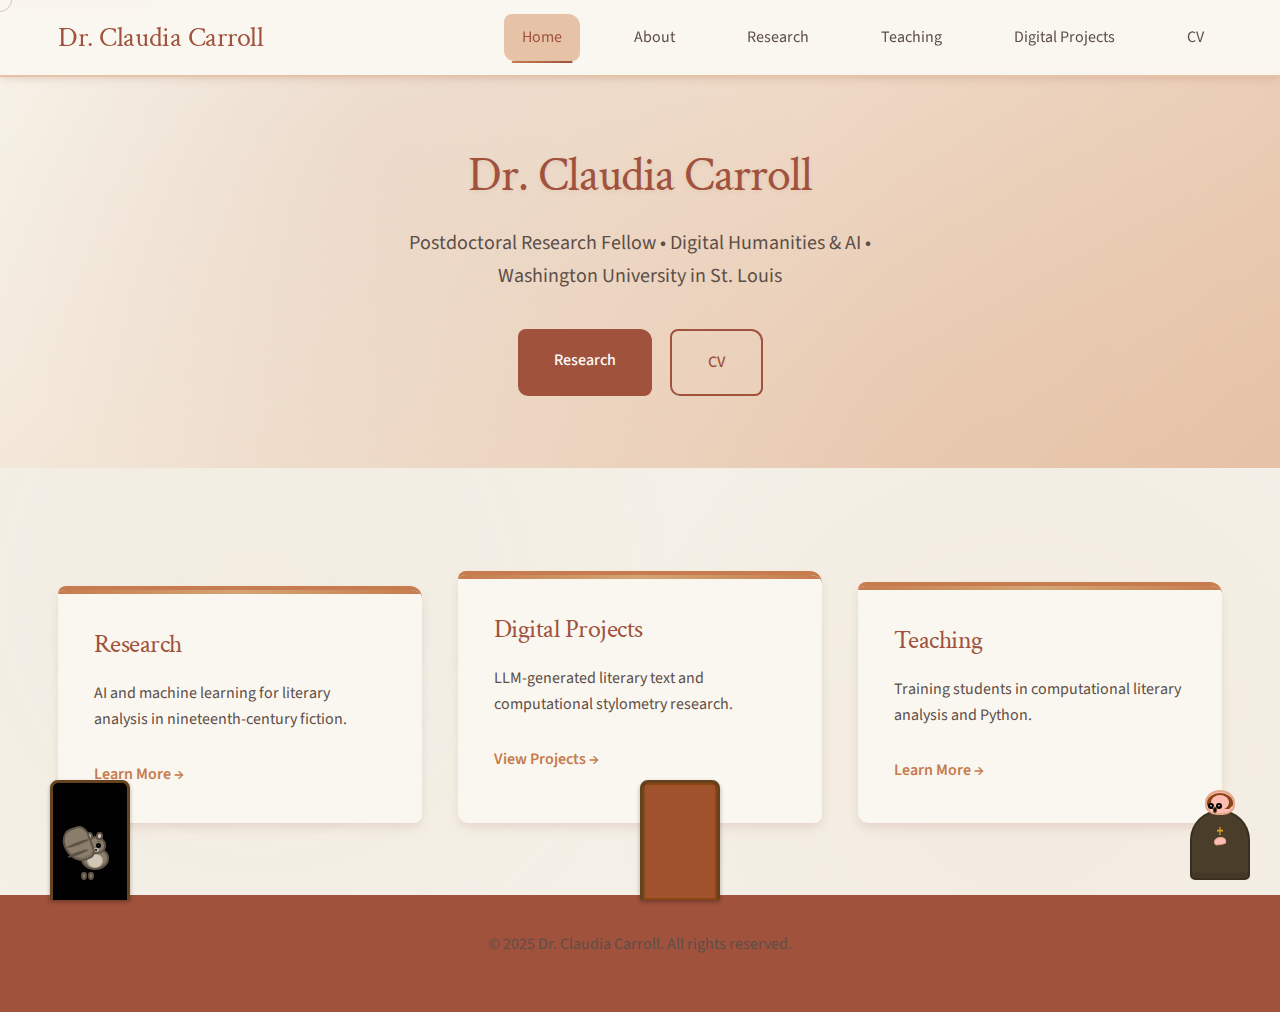
<file: index.html>
<!DOCTYPE html>
<html lang="en">
<head>
    <meta charset="UTF-8">
    <meta name="viewport" content="width=device-width, initial-scale=1.0">
    <title>Dr. Claudia Carroll - Digital Humanities Scholar</title>
    <!-- Google Fonts -->
    <link rel="preconnect" href="https://fonts.googleapis.com">
    <link rel="preconnect" href="https://fonts.gstatic.com" crossorigin>
    <link href="https://fonts.googleapis.com/css2?family=Crimson+Text:ital,wght@0,400;0,600;1,400&family=Source+Sans+Pro:ital,wght@0,300;0,400;0,600;1,400&display=swap" rel="stylesheet">
    <!-- Stylesheets -->
    <link rel="stylesheet" href="css/variables.css">
    <link rel="stylesheet" href="css/main.css">
    <link rel="stylesheet" href="css/responsive.css">
    <link rel="stylesheet" href="css/squirrel-animation.css">
</head>
<body>
    <nav class="navbar">
        <div class="nav-container">
            <div class="nav-logo">
                <h2>Dr. Claudia Carroll</h2>
            </div>
            <div class="nav-menu" id="nav-menu">
                <a href="index.html" class="nav-link active">Home</a>
                <a href="about.html" class="nav-link">About</a>
                <a href="research.html" class="nav-link">Research</a>
                <a href="teaching.html" class="nav-link">Teaching</a>
                <a href="digital-projects.html" class="nav-link">Digital Projects</a>
                <a href="cv.html" class="nav-link">CV</a>
            </div>
            <div class="nav-toggle" id="nav-toggle">
                <span class="bar"></span>
                <span class="bar"></span>
                <span class="bar"></span>
            </div>
        </div>
    </nav>

    <main class="main-content">
        <section class="hero">
            <div class="hero-content">
                <h1>Dr. Claudia Carroll</h1>
                <p class="hero-subtitle">Postdoctoral Research Fellow • Digital Humanities & AI • Washington University in St. Louis</p>
                <div class="hero-buttons">
                    <a href="research.html" class="btn btn-primary">Research</a>
                    <a href="cv.html" class="btn btn-secondary">CV</a>
                </div>
            </div>
        </section>

        <section class="preview-cards">
            <div class="container">
                <div class="cards-grid">
                    <div class="card">
                        <h3>Research</h3>
                        <p>AI and machine learning for literary analysis in nineteenth-century fiction.</p>
                        <a href="research.html" class="card-link">Learn More →</a>
                    </div>
                    <div class="card">
                        <h3>Digital Projects</h3>
                        <p>LLM-generated literary text and computational stylometry research.</p>
                        <a href="digital-projects.html" class="card-link">View Projects →</a>
                    </div>
                    <div class="card">
                        <h3>Teaching</h3>
                        <p>Training students in computational literary analysis and Python.</p>
                        <a href="teaching.html" class="card-link">Learn More →</a>
                    </div>
                </div>
            </div>
        </section>
    </main>

    <!-- Medieval Monk Character -->
    <div class="monk-container">
        <div class="monk-character">
            <div class="monk-robe"></div>
            <div class="monk-belt"></div>
            <div class="monk-belt-knot"></div>
            <div class="monk-head"></div>
            <div class="monk-tonsure"></div>
            <div class="monk-hair"></div>
            <div class="monk-eyes monk-eye-left"></div>
            <div class="monk-eyes monk-eye-right"></div>
            <div class="monk-pupil-left"></div>
            <div class="monk-pupil-right"></div>
            <div class="monk-nose"></div>
            <div class="monk-mouth"></div>
            <div class="monk-hands"></div>
            <div class="monk-sleeve-left"></div>
            <div class="monk-sleeve-right"></div>
            <div class="monk-cross"></div>
        </div>
    </div>

    <footer class="footer">
        <div class="container">
            <p>&copy; 2025 Dr. Claudia Carroll. All rights reserved.</p>
        </div>
    </footer>

    <script src="js/navigation.js"></script>
    <script src="js/main.js"></script>
    <script src="js/squirrel-animation.js"></script>
</body>
</html>
</file>
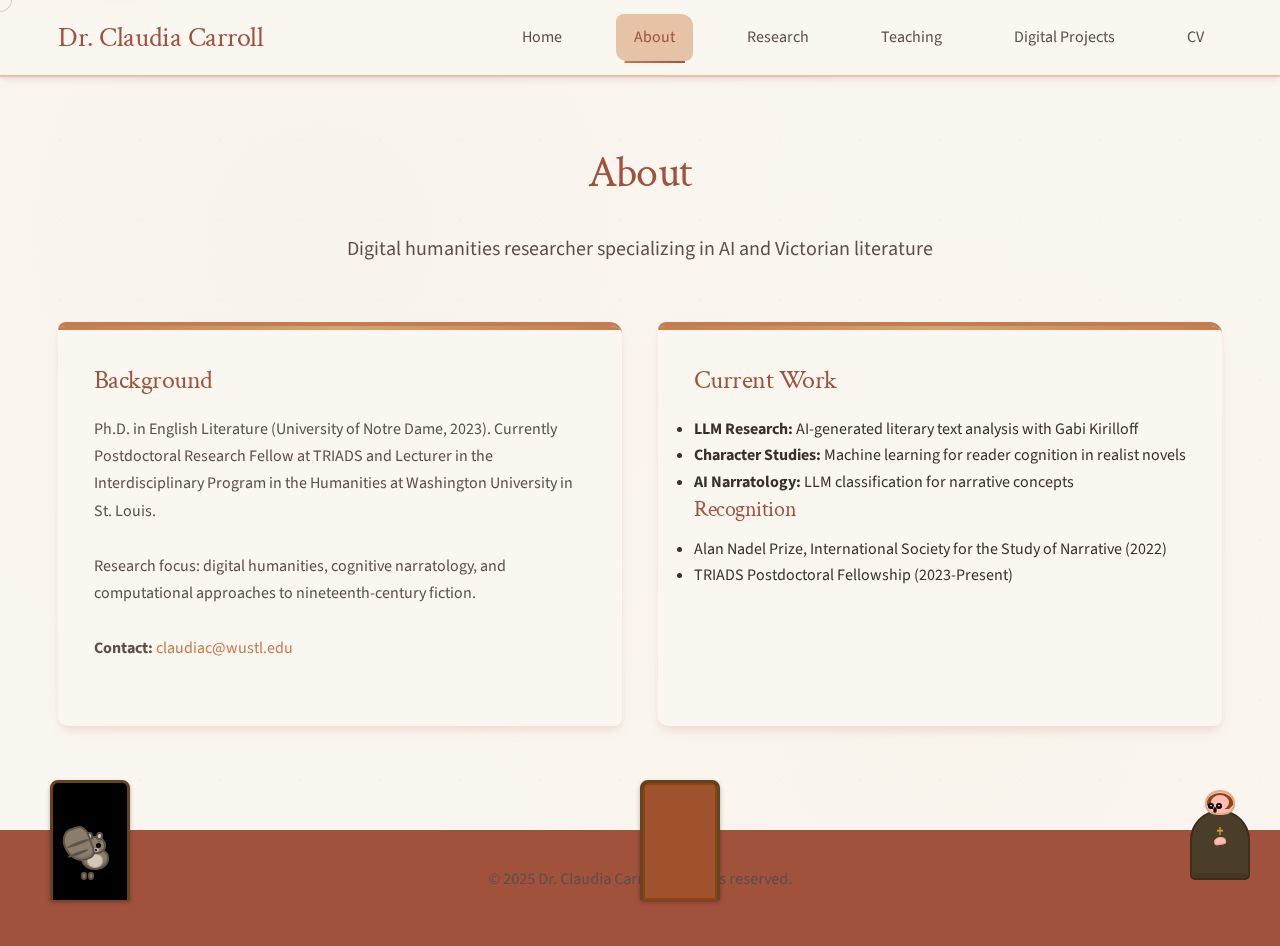
<file: about.html>
<!DOCTYPE html>
<html lang="en">
<head>
    <meta charset="UTF-8">
    <meta name="viewport" content="width=device-width, initial-scale=1.0">
    <title>About - Dr. Claudia Carroll</title>
    <!-- Google Fonts -->
    <link rel="preconnect" href="https://fonts.googleapis.com">
    <link rel="preconnect" href="https://fonts.gstatic.com" crossorigin>
    <link href="https://fonts.googleapis.com/css2?family=Crimson+Text:ital,wght@0,400;0,600;1,400&family=Source+Sans+Pro:ital,wght@0,300;0,400;0,600;1,400&display=swap" rel="stylesheet">
    <!-- Stylesheets -->
    <link rel="stylesheet" href="css/variables.css">
    <link rel="stylesheet" href="css/main.css">
    <link rel="stylesheet" href="css/responsive.css">
    <link rel="stylesheet" href="css/squirrel-animation.css">
</head>
<body>
    <nav class="navbar">
        <div class="nav-container">
            <div class="nav-logo">
                <h2>Dr. Claudia Carroll</h2>
            </div>
            <div class="nav-menu" id="nav-menu">
                <a href="index.html" class="nav-link">Home</a>
                <a href="about.html" class="nav-link active">About</a>
                <a href="research.html" class="nav-link">Research</a>
                <a href="teaching.html" class="nav-link">Teaching</a>
                <a href="digital-projects.html" class="nav-link">Digital Projects</a>
                <a href="cv.html" class="nav-link">CV</a>
            </div>
            <div class="nav-toggle" id="nav-toggle">
                <span class="bar"></span>
                <span class="bar"></span>
                <span class="bar"></span>
            </div>
        </div>
    </nav>

    <main class="main-content">
        <section class="content-section">
            <div class="container">
                <div class="content-header">
                    <h1>About</h1>
                    <p class="hero-subtitle">Digital humanities researcher specializing in AI and Victorian literature</p>
                </div>
                
                <div class="content-grid">
                    <div class="card">
                        <h3>Background</h3>
                        <p>Ph.D. in English Literature (University of Notre Dame, 2023). Currently Postdoctoral Research Fellow at TRIADS and Lecturer in the Interdisciplinary Program in the Humanities at Washington University in St. Louis.</p>
                        
                        <p>Research focus: digital humanities, cognitive narratology, and computational approaches to nineteenth-century fiction.</p>
                        
                        <p><strong>Contact:</strong> <a href="mailto:claudiac@wustl.edu">claudiac@wustl.edu</a></p>
                    </div>
                    
                    <div class="card">
                        <h3>Current Work</h3>
                        <ul>
                            <li><strong>LLM Research:</strong> AI-generated literary text analysis with Gabi Kirilloff</li>
                            <li><strong>Character Studies:</strong> Machine learning for reader cognition in realist novels</li>
                            <li><strong>AI Narratology:</strong> LLM classification for narrative concepts</li>
                        </ul>
                        
                        <h4>Recognition</h4>
                        <ul>
                            <li>Alan Nadel Prize, International Society for the Study of Narrative (2022)</li>
                            <li>TRIADS Postdoctoral Fellowship (2023-Present)</li>
                        </ul>
                    </div>
                </div>
            </div>
        </section>
    </main>

    <footer class="footer">
        <div class="container">
            <p>&copy; 2025 Dr. Claudia Carroll. All rights reserved.</p>
        </div>
    </footer>

    <!-- Medieval Monk Character -->
    <div class="monk-container">
        <div class="monk-character">
            <div class="monk-robe"></div>
            <div class="monk-belt"></div>
            <div class="monk-belt-knot"></div>
            <div class="monk-head"></div>
            <div class="monk-tonsure"></div>
            <div class="monk-hair"></div>
            <div class="monk-eyes monk-eye-left"></div>
            <div class="monk-eyes monk-eye-right"></div>
            <div class="monk-pupil-left"></div>
            <div class="monk-pupil-right"></div>
            <div class="monk-nose"></div>
            <div class="monk-mouth"></div>
            <div class="monk-hands"></div>
            <div class="monk-sleeve-left"></div>
            <div class="monk-sleeve-right"></div>
            <div class="monk-cross"></div>
        </div>
    </div>

    <script src="js/navigation.js"></script>
    <script src="js/main.js"></script>
    <script src="js/squirrel-animation.js"></script>
</body>
</html>
</file>
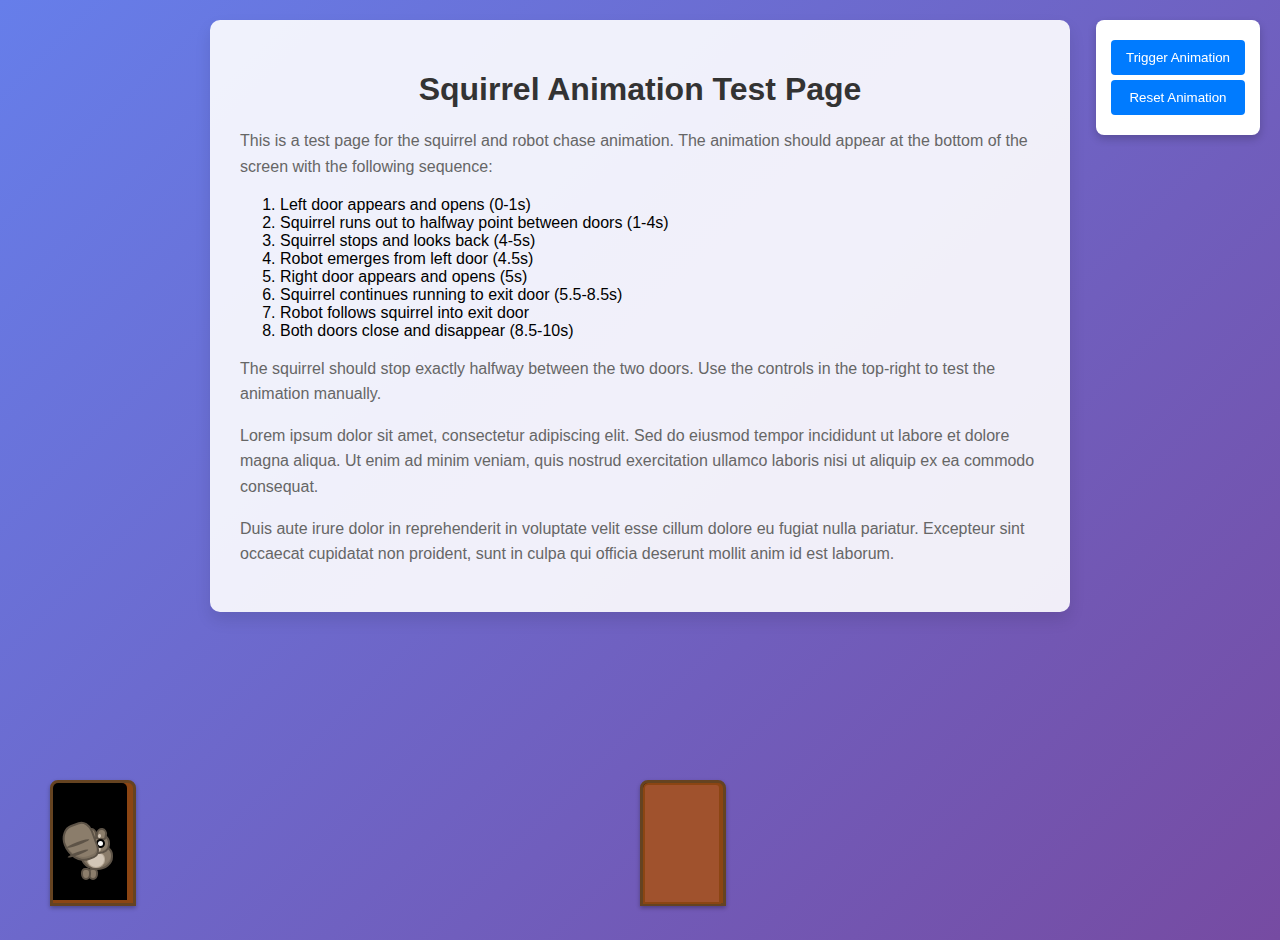
<file: animation-test.html>
<!DOCTYPE html>
<html lang="en">
<head>
    <meta charset="UTF-8">
    <meta name="viewport" content="width=device-width, initial-scale=1.0">
    <title>Squirrel Animation Test</title>
    <link rel="stylesheet" href="css/squirrel-animation.css">
    <style>
        body {
            margin: 0;
            padding: 20px;
            font-family: Arial, sans-serif;
            background: linear-gradient(135deg, #667eea 0%, #764ba2 100%);
            min-height: 100vh;
        }
        .test-controls {
            position: fixed;
            top: 20px;
            right: 20px;
            background: white;
            padding: 15px;
            border-radius: 8px;
            box-shadow: 0 4px 8px rgba(0, 0, 0, 0.2);
            z-index: 1001;
        }
        button {
            background: #007bff;
            color: white;
            border: none;
            padding: 10px 15px;
            border-radius: 4px;
            cursor: pointer;
            margin: 5px 0;
            display: block;
            width: 100%;
        }
        button:hover {
            background: #0056b3;
        }
        .content {
            max-width: 800px;
            margin: 0 auto;
            background: rgba(255, 255, 255, 0.9);
            padding: 30px;
            border-radius: 10px;
            box-shadow: 0 8px 16px rgba(0, 0, 0, 0.1);
        }
        h1 {
            color: #333;
            text-align: center;
            margin-bottom: 20px;
        }
        p {
            line-height: 1.6;
            color: #666;
            margin-bottom: 15px;
        }
    </style>
</head>
<body>
    <div class="test-controls">
        <button onclick="window.squirrelAnimation.trigger()">Trigger Animation</button>
        <button onclick="window.squirrelAnimation.resetAnimation()">Reset Animation</button>
    </div>

    <div class="content">
        <h1>Squirrel Animation Test Page</h1>
        <p>This is a test page for the squirrel and robot chase animation. The animation should appear at the bottom of the screen with the following sequence:</p>
        <ol>
            <li>Left door appears and opens (0-1s)</li>
            <li>Squirrel runs out to halfway point between doors (1-4s)</li>
            <li>Squirrel stops and looks back (4-5s)</li>
            <li>Robot emerges from left door (4.5s)</li>
            <li>Right door appears and opens (5s)</li>
            <li>Squirrel continues running to exit door (5.5-8.5s)</li>
            <li>Robot follows squirrel into exit door</li>
            <li>Both doors close and disappear (8.5-10s)</li>
        </ol>
        <p>The squirrel should stop exactly halfway between the two doors. Use the controls in the top-right to test the animation manually.</p>
        <p>Lorem ipsum dolor sit amet, consectetur adipiscing elit. Sed do eiusmod tempor incididunt ut labore et dolore magna aliqua. Ut enim ad minim veniam, quis nostrud exercitation ullamco laboris nisi ut aliquip ex ea commodo consequat.</p>
        <p>Duis aute irure dolor in reprehenderit in voluptate velit esse cillum dolore eu fugiat nulla pariatur. Excepteur sint occaecat cupidatat non proident, sunt in culpa qui officia deserunt mollit anim id est laborum.</p>
    </div>

    <script src="js/squirrel-animation.js"></script>
</body>
</html>
</file>
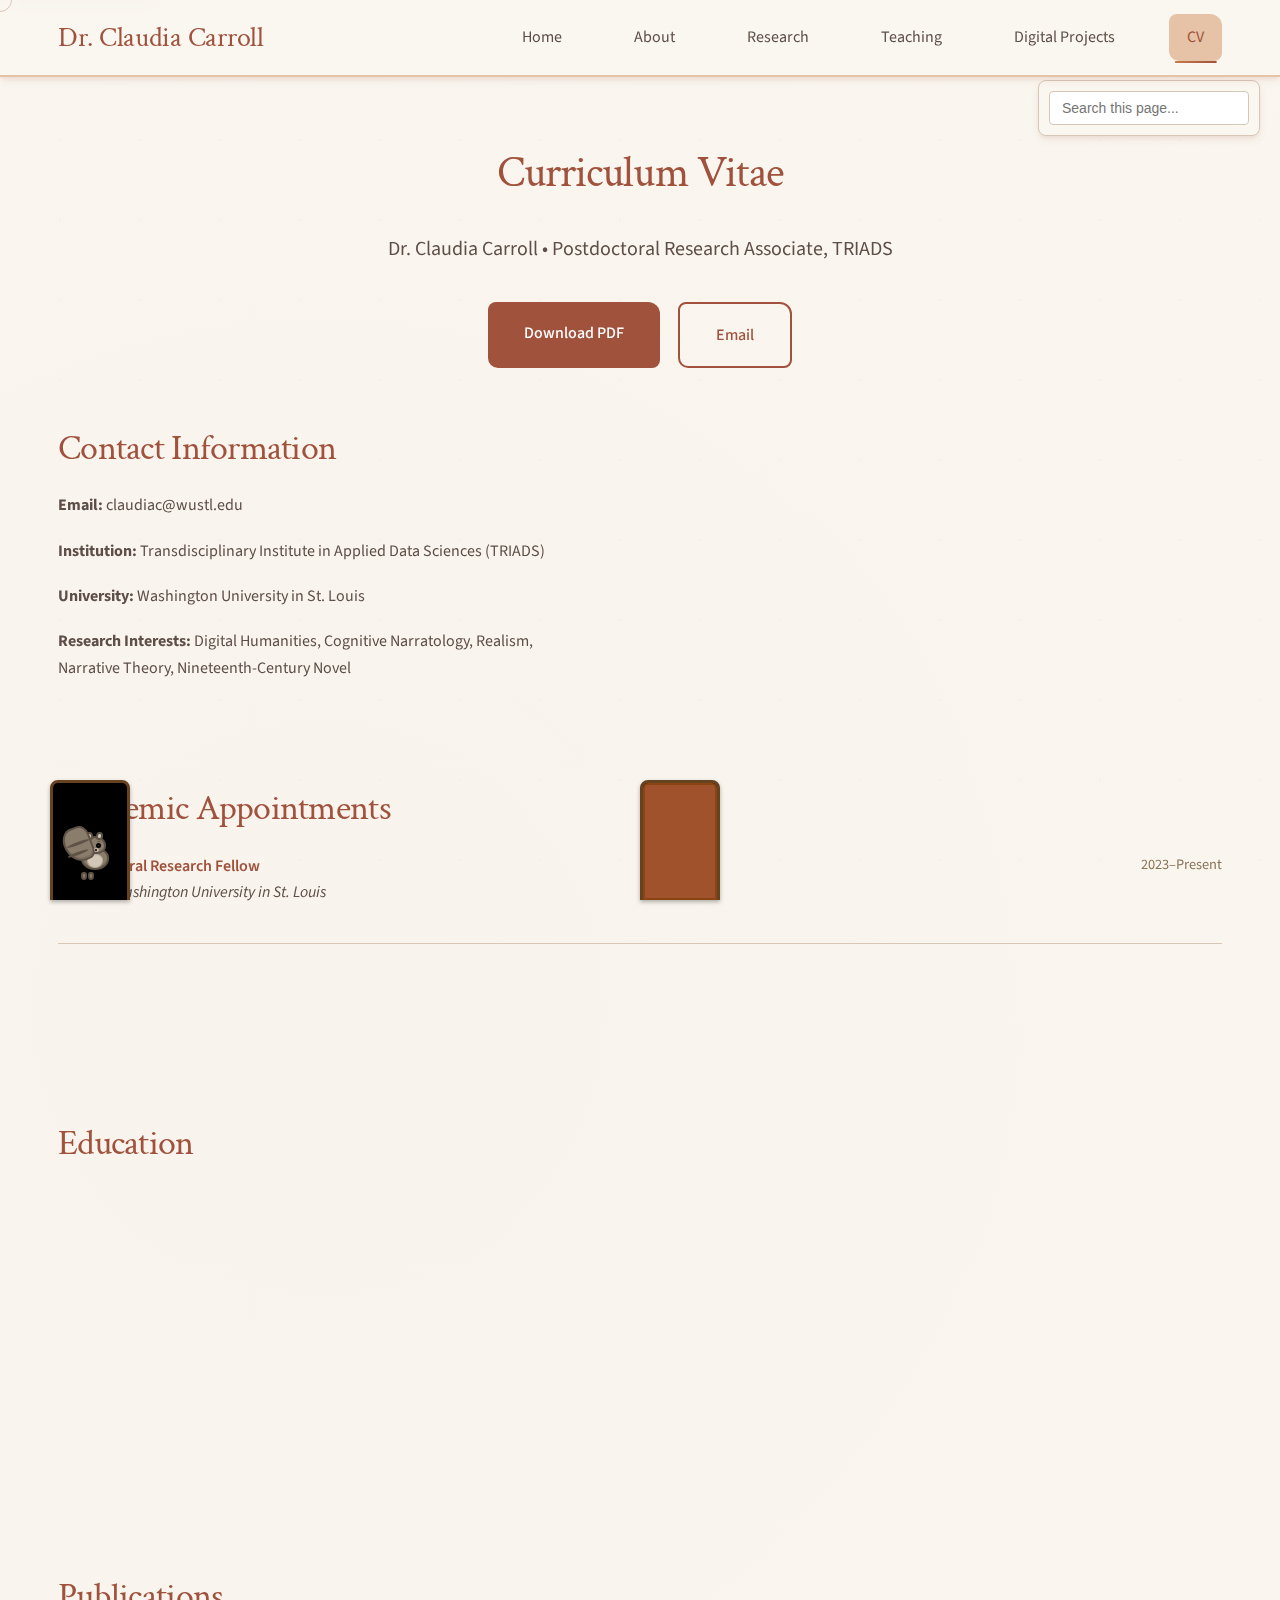
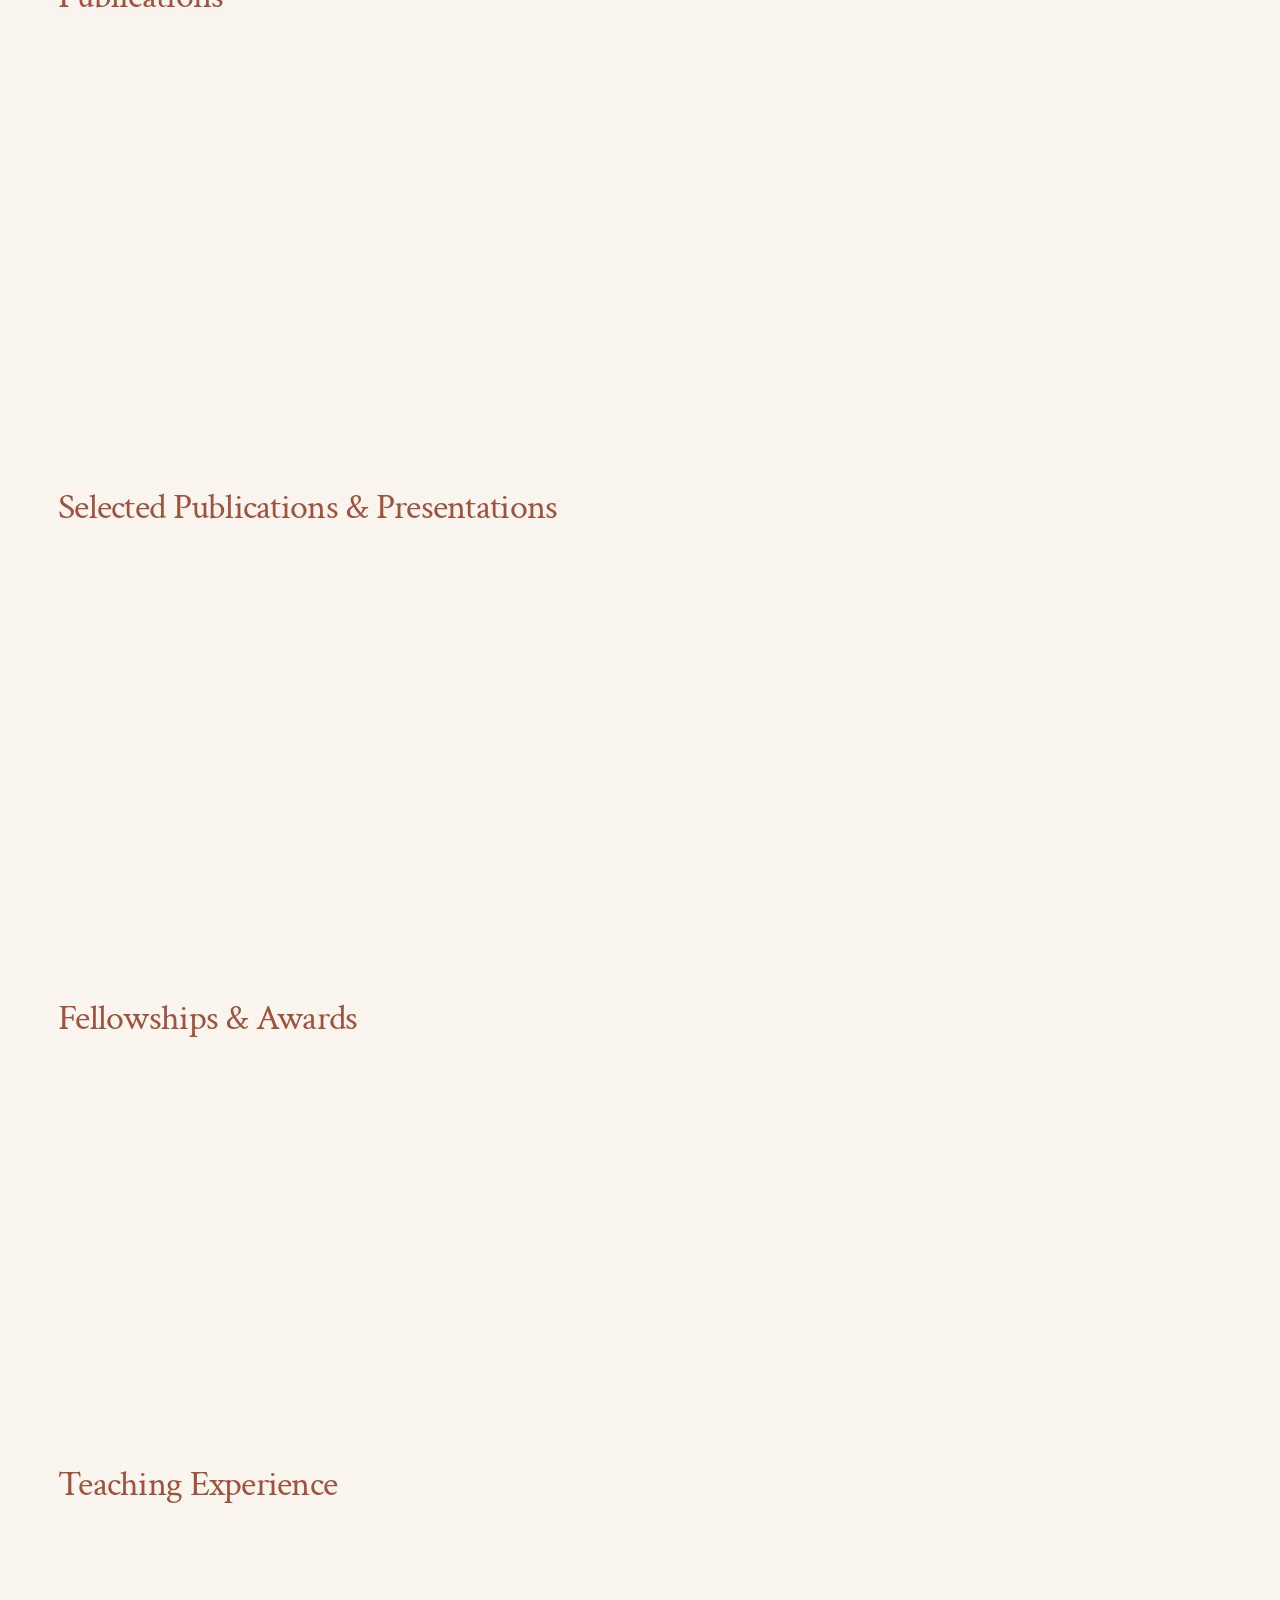
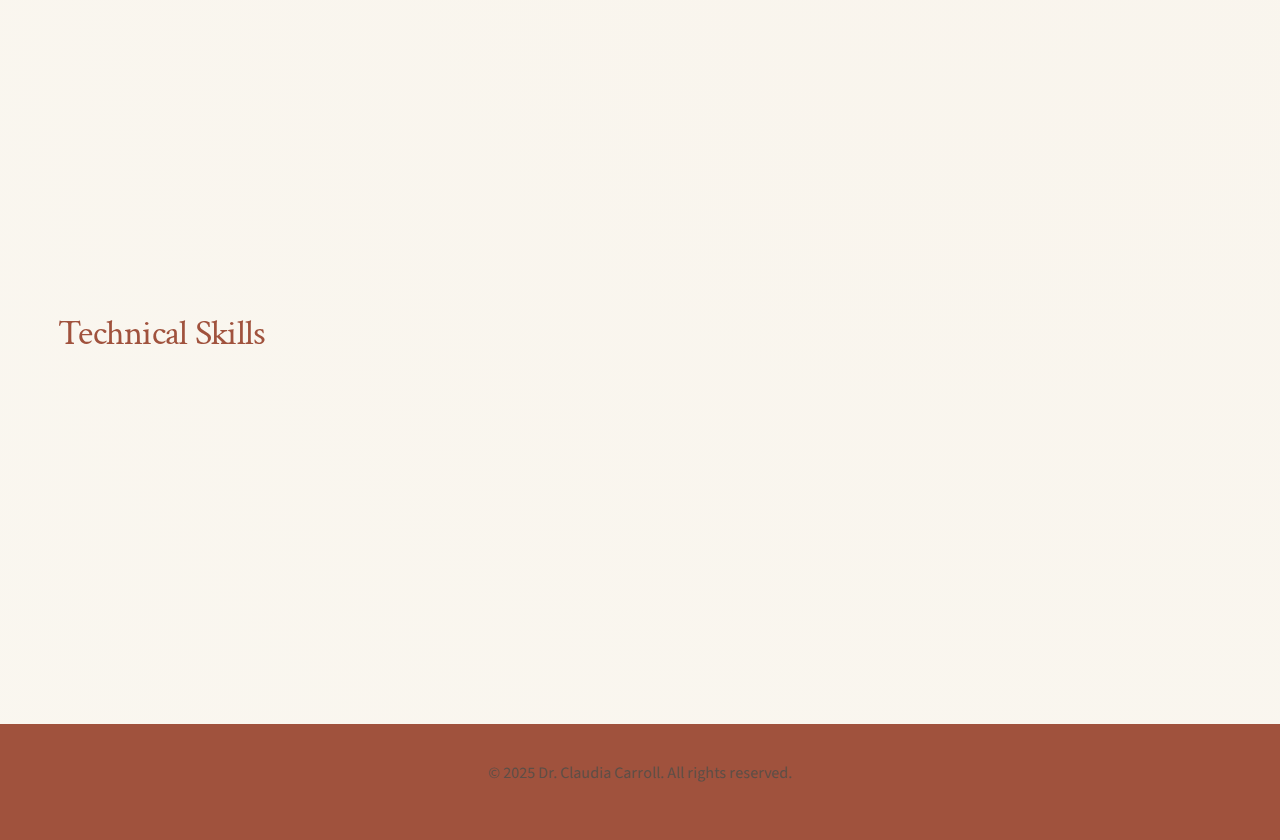
<file: cv.html>
<!DOCTYPE html>
<html lang="en">
<head>
    <meta charset="UTF-8">
    <meta name="viewport" content="width=device-width, initial-scale=1.0">
    <title>CV - Dr. Claudia Carroll</title>
    <!-- Google Fonts -->
    <link rel="preconnect" href="https://fonts.googleapis.com">
    <link rel="preconnect" href="https://fonts.gstatic.com" crossorigin>
    <link href="https://fonts.googleapis.com/css2?family=Crimson+Text:ital,wght@0,400;0,600;1,400&family=Source+Sans+Pro:ital,wght@0,300;0,400;0,600;1,400&display=swap" rel="stylesheet">
    <!-- Stylesheets -->
    <link rel="stylesheet" href="css/variables.css">
    <link rel="stylesheet" href="css/main.css">
    <link rel="stylesheet" href="css/responsive.css">
    <link rel="stylesheet" href="css/squirrel-animation.css">
</head>
<body>
    <nav class="navbar">
        <div class="nav-container">
            <div class="nav-logo">
                <h2>Dr. Claudia Carroll</h2>
            </div>
            <div class="nav-menu" id="nav-menu">
                <a href="index.html" class="nav-link">Home</a>
                <a href="about.html" class="nav-link">About</a>
                <a href="research.html" class="nav-link">Research</a>
                <a href="teaching.html" class="nav-link">Teaching</a>
                <a href="digital-projects.html" class="nav-link">Digital Projects</a>
                <a href="cv.html" class="nav-link active">CV</a>
            </div>
            <div class="nav-toggle" id="nav-toggle">
                <span class="bar"></span>
                <span class="bar"></span>
                <span class="bar"></span>
            </div>
        </div>
    </nav>

    <main class="main-content">
        <section class="content-section">
            <div class="container">
                <div class="content-header">
                    <h1>Curriculum Vitae</h1>
                    <p class="hero-subtitle">Dr. Claudia Carroll • Postdoctoral Research Associate, TRIADS</p>
                    <div class="hero-buttons">
                        <a href="#" class="btn btn-primary">Download PDF</a>
                        <a href="mailto:claudiac@wustl.edu" class="btn btn-secondary">Email</a>
                    </div>
                </div>
                
                <div class="cv-section">
                    <h2>Contact Information</h2>
                    <div class="cv-item">
                        <p><strong>Email:</strong> claudiac@wustl.edu</p>
                        <p><strong>Institution:</strong> Transdisciplinary Institute in Applied Data Sciences (TRIADS)</p>
                        <p><strong>University:</strong> Washington University in St. Louis</p>
                        <p><strong>Research Interests:</strong> Digital Humanities, Cognitive Narratology, Realism, Narrative Theory, Nineteenth-Century Novel</p>
                    </div>
                </div>
                
                <div class="cv-section">
                    <h2>Academic Appointments</h2>
                    
                    <div class="cv-item">
                        <div class="cv-header">
                            <div>
                                <div class="cv-title">Postdoctoral Research Fellow</div>
                                <div class="cv-institution">TRIADS, Washington University in St. Louis</div>
                            </div>
                            <div class="cv-date">2023–Present</div>
                        </div>
                    </div>
                    
                    <div class="cv-item">
                        <div class="cv-header">
                            <div>
                                <div class="cv-title">Lecturer</div>
                                <div class="cv-institution">Interdisciplinary Program in the Humanities, Washington University in St. Louis</div>
                            </div>
                            <div class="cv-date">2024–Present</div>
                        </div>
                    </div>
                </div>
                
                <div class="cv-section">
                    <h2>Education</h2>
                    
                    <div class="cv-item">
                        <div class="cv-header">
                            <div>
                                <div class="cv-title">Ph.D. in English Literature</div>
                                <div class="cv-institution">University of Notre Dame</div>
                            </div>
                            <div class="cv-date">2023</div>
                        </div>
                        <p><strong>Dissertation:</strong> "Why Characters Seem Real: The Role of Behavior Descriptions in the Nineteenth-Century Novel"</p>
                    </div>
                    
                    <div class="cv-item">
                        <div class="cv-header">
                            <div>
                                <div class="cv-title">B.A. in English Literature and History</div>
                                <div class="cv-institution">Trinity College Dublin</div>
                            </div>
                            <div class="cv-date">2015</div>
                        </div>
                        <p><strong>Honors:</strong> First Class Honors</p>
                    </div>
                </div>
                
                <div class="cv-section">
                    <h2>Publications</h2>
                    
                    <div class="cv-item">
                        <div class="cv-header">
                            <div>
                                <div class="cv-title">"Using LLM-generated synthetic literary text to study cultural discourse around literary style"</div>
                            </div>
                            <div class="cv-date">2025</div>
                        </div>
                        <p>With Gabi Kirilloff. <em>Harvard Data Science Review</em> (accepted for submission)</p>
                    </div>
                    
                    <div class="cv-item">
                        <div class="cv-header">
                            <div>
                                <div class="cv-title">"Dangerous Fictions: Cognitive Biases and Austen's Pride and Prejudice"</div>
                            </div>
                            <div class="cv-date">Forthcoming</div>
                        </div>
                        <p><em>Poetics Today</em> (accepted)</p>
                    </div>
                    
                    <div class="cv-item">
                        <div class="cv-header">
                            <div>
                                <div class="cv-title">"Taste in North and South Reconsidered: A Case for Attention to Downward and Lateral Class Mobility in the Victorian Novel"</div>
                            </div>
                            <div class="cv-date">2022</div>
                        </div>
                        <p><em>Journal of Victorian Culture</em> 27:4, 656–669</p>
                    </div>
                </div>
                
                <div class="cv-section">
                    <h2>Selected Publications & Presentations</h2>
                    
                    <div class="cv-item">
                        <div class="cv-header">
                            <div>
                                <div class="cv-title">Dissertation: "Why Characters Seem Real: The Role of Behavior Descriptions in the Nineteenth-Century Novel"</div>
                            </div>
                            <div class="cv-date">2023</div>
                        </div>
                        <p>University of Notre Dame</p>
                    </div>
                    
                    <div class="cv-item">
                        <div class="cv-header">
                            <div>
                                <div class="cv-title">"LLMs and Machine-Learning Methods for the Study of Narrative Form"</div>
                            </div>
                            <div class="cv-date">2024</div>
                        </div>
                        <p>International Society for the Study of Narrative, Newcastle UK</p>
                    </div>
                    
                    <div class="cv-item">
                        <div class="cv-header">
                            <div>
                                <div class="cv-title">"Understanding Reader Processing of Character through Computational Modeling"</div>
                            </div>
                            <div class="cv-date">2023</div>
                        </div>
                        <p>International Society for the Study of Narrative, Dallas TX</p>
                    </div>
                </div>
                
                <div class="cv-section">
                    <h2>Fellowships & Awards</h2>
                    
                    <div class="cv-item">
                        <div class="cv-header">
                            <div>
                                <div class="cv-title">TRIADS Postdoctoral Fellowship</div>
                            </div>
                            <div class="cv-date">2023–Present</div>
                        </div>
                    </div>
                    
                    <div class="cv-item">
                        <div class="cv-header">
                            <div>
                                <div class="cv-title">Dominica and Frank Annese Dissertation Completion Fellowship</div>
                            </div>
                            <div class="cv-date">2022</div>
                        </div>
                        <p>Nanovic Institute for European Studies, University of Notre Dame</p>
                    </div>
                    
                    <div class="cv-item">
                        <div class="cv-header">
                            <div>
                                <div class="cv-title">Alan Nadel Prize for Best Graduate Student Paper</div>
                            </div>
                            <div class="cv-date">2022</div>
                        </div>
                        <p>International Society for the Study of Narrative</p>
                    </div>
                </div>
                
                <div class="cv-section">
                    <h2>Teaching Experience</h2>
                    
                    <div class="cv-item">
                        <h4>Instructor of Record</h4>
                        <ul>
                            <li>Introduction to Text Analysis with Python (graduate training series), Fall 2024</li>
                            <li>Introduction to Python for Data Analysis and Machine Learning (graduate training series), 2024</li>
                            <li>Introduction to the Digital Humanities, 2024</li>
                            <li>The Historical Novel, University of Notre Dame, 2021</li>
                        </ul>
                    </div>
                    
                    <div class="cv-item">
                        <h4>Teaching Assistant</h4>
                        <ul>
                            <li>Narrative in Fiction and Film, University of Notre Dame, 2019</li>
                            <li>Basics of Film and TV, University of Notre Dame, 2018-2020</li>
                        </ul>
                    </div>
                </div>
                
                <div class="cv-section">
                    <h2>Technical Skills</h2>
                    
                    <div class="cv-item">
                        <p><strong>Programming:</strong> Python, HTML/CSS</p>
                        <p><strong>Natural Languages:</strong> Irish (intermediate speaking and reading)</p>
                        <p><strong>Professional Memberships:</strong> International Society for the Study of Narrative, North American Victorian Studies Association, Association for Computers and Humanities</p>
                    </div>
                </div>
            </div>
        </section>
    </main>

    <footer class="footer">
        <div class="container">
            <p>&copy; 2025 Dr. Claudia Carroll. All rights reserved.</p>
        </div>
    </footer>

    <script src="js/navigation.js"></script>
    <script src="js/main.js"></script>
    <script src="js/squirrel-animation.js"></script>
</body>
</html>
</file>
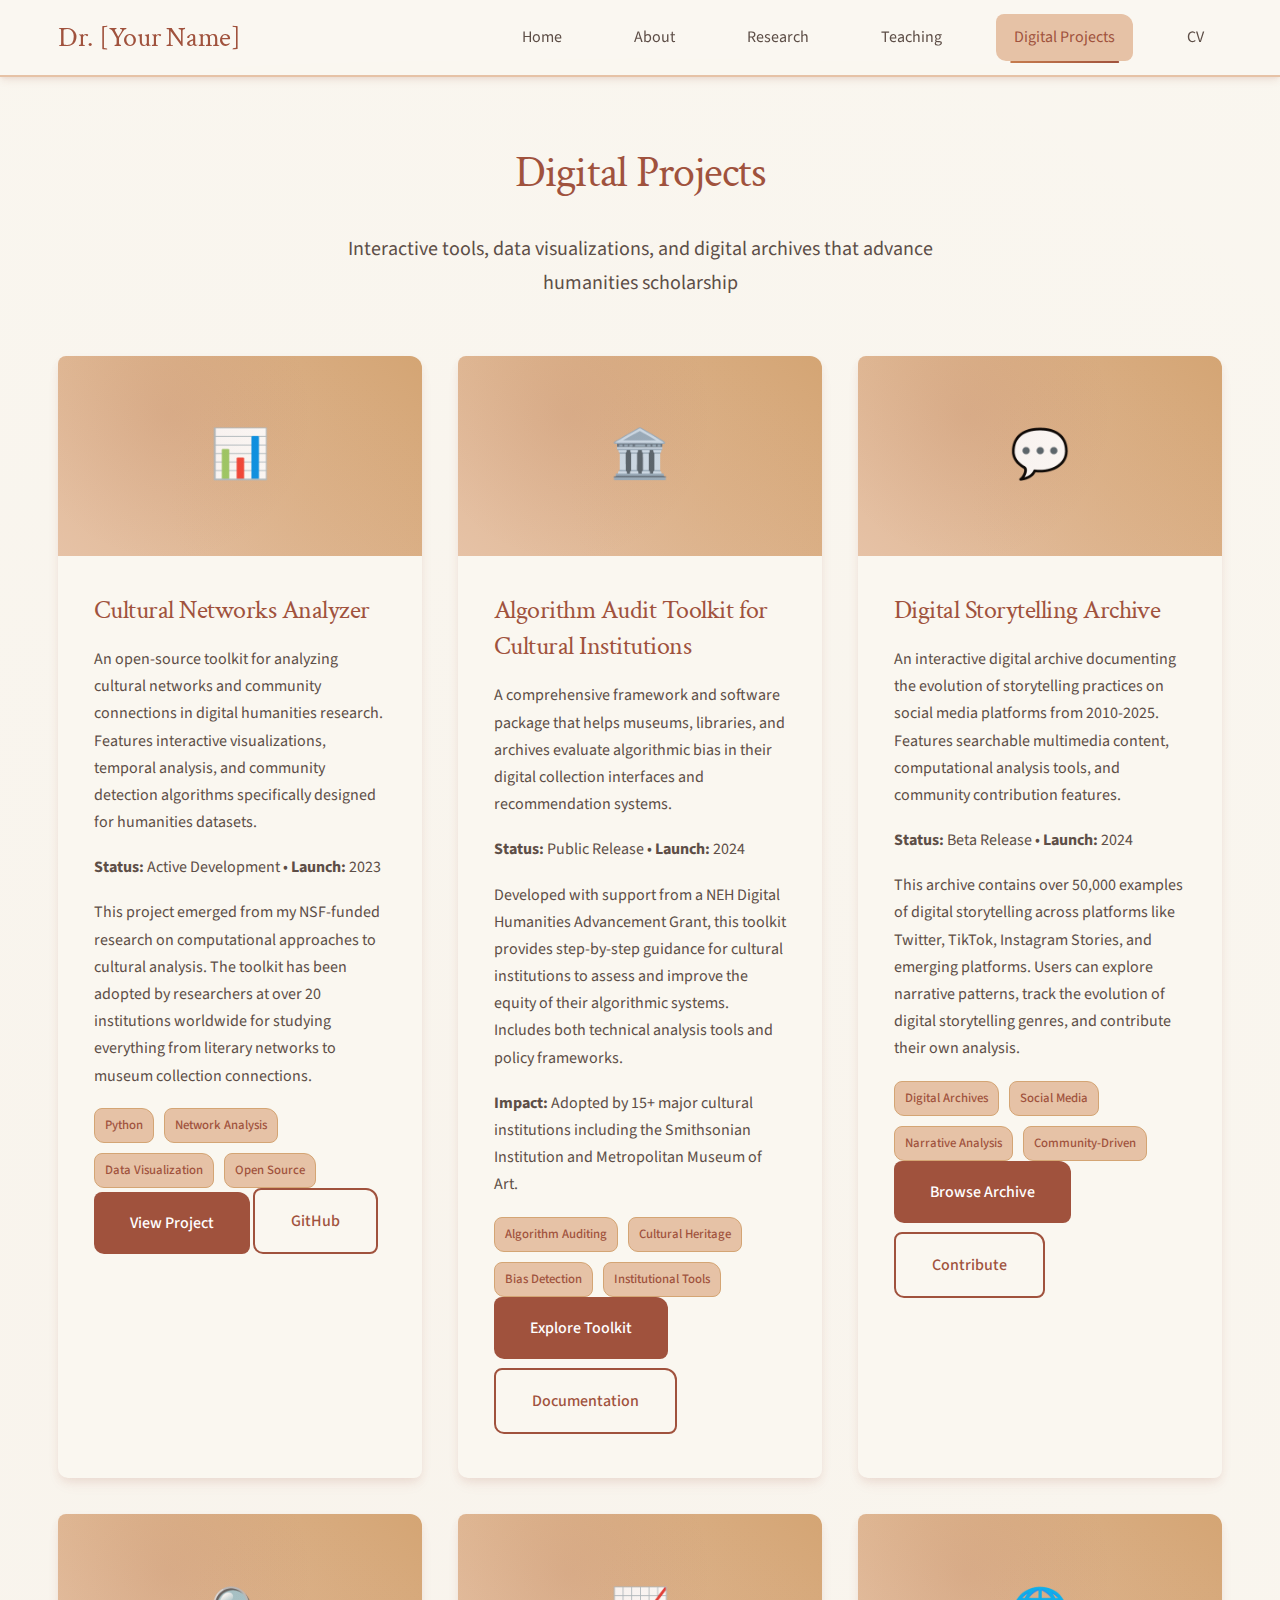
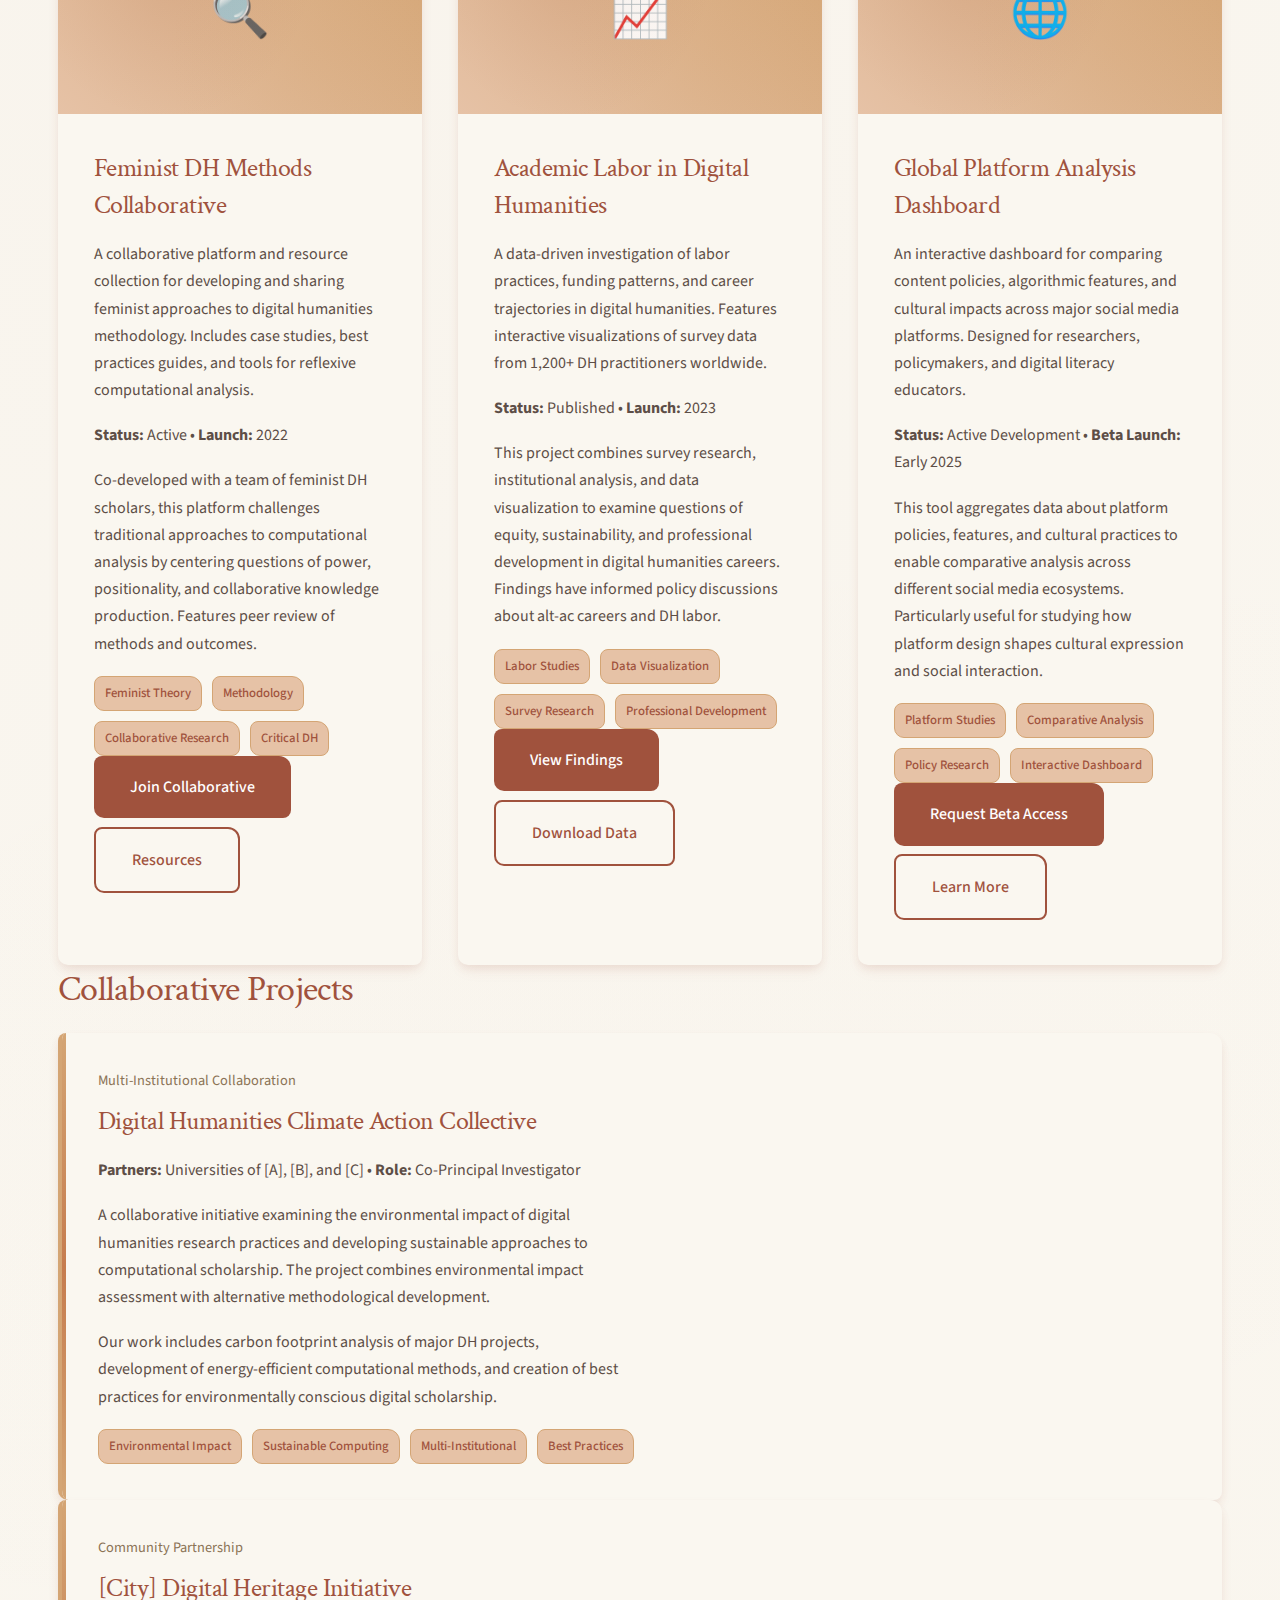
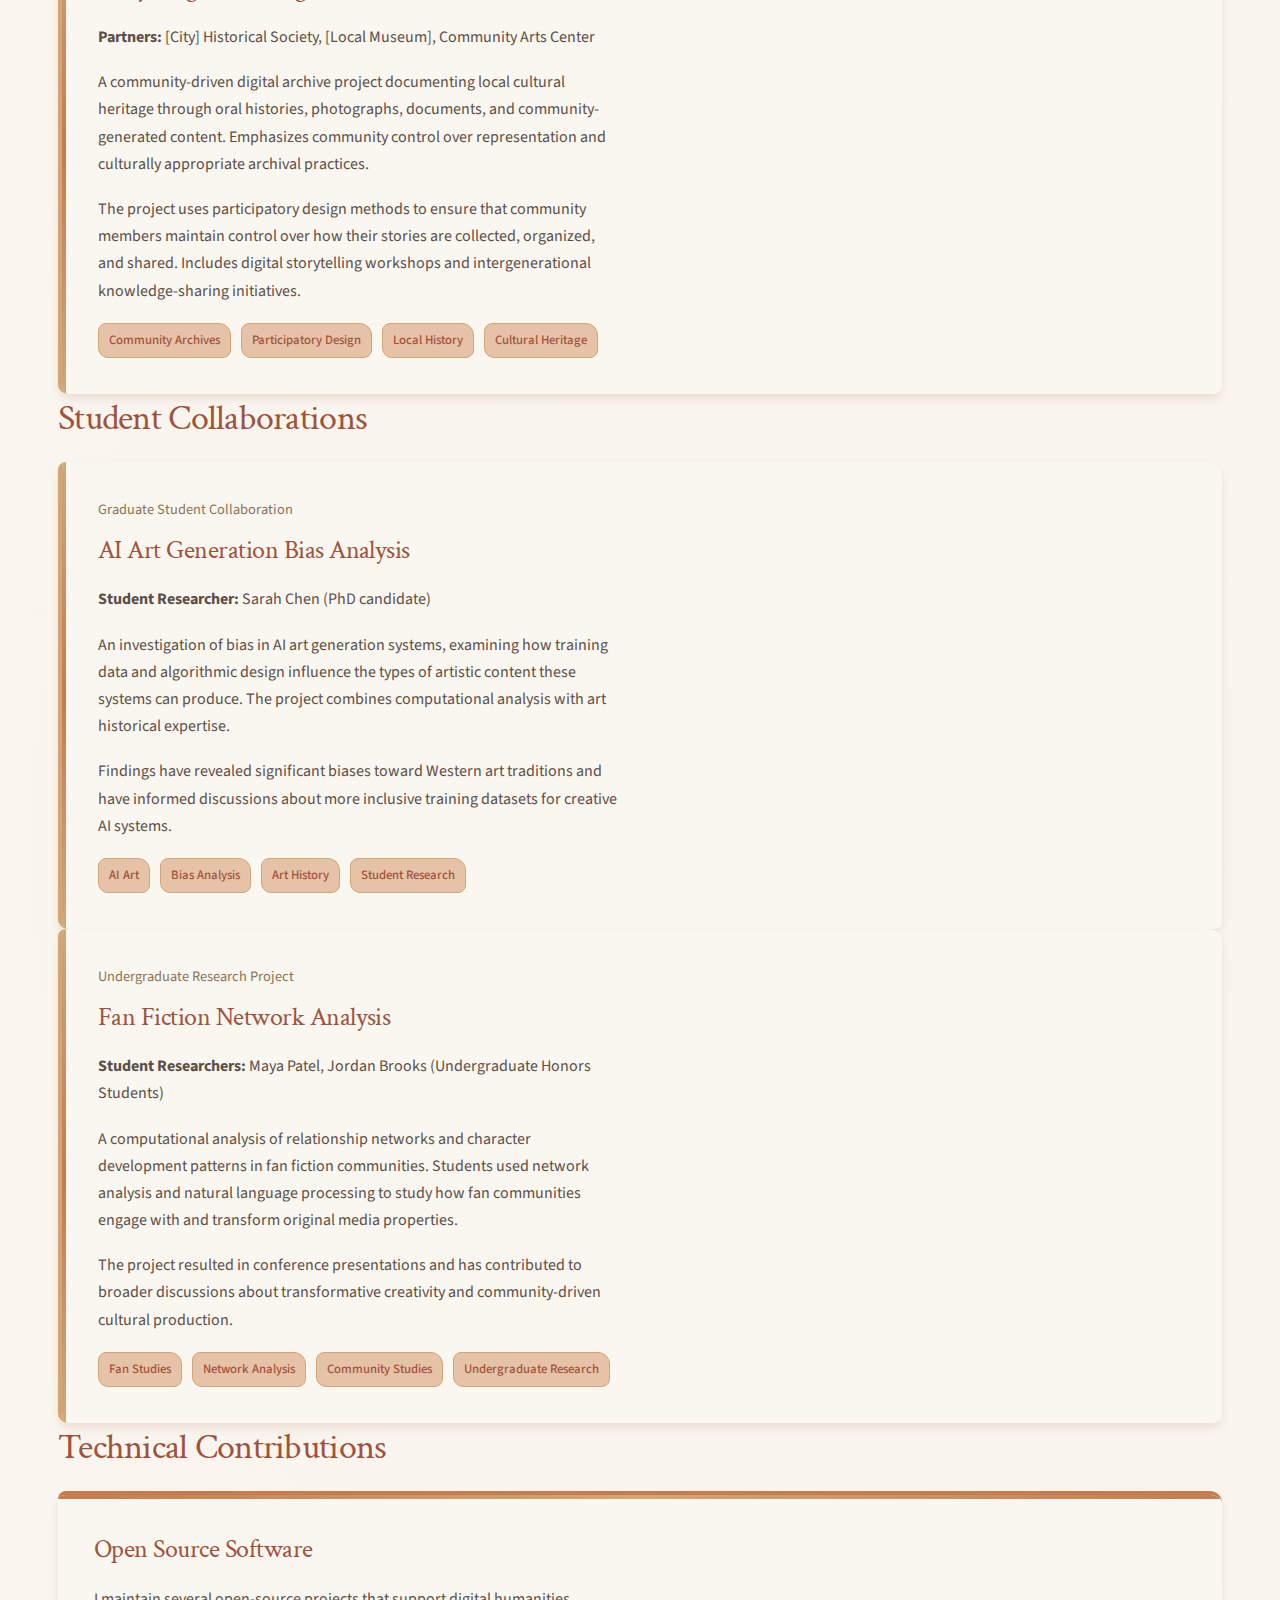
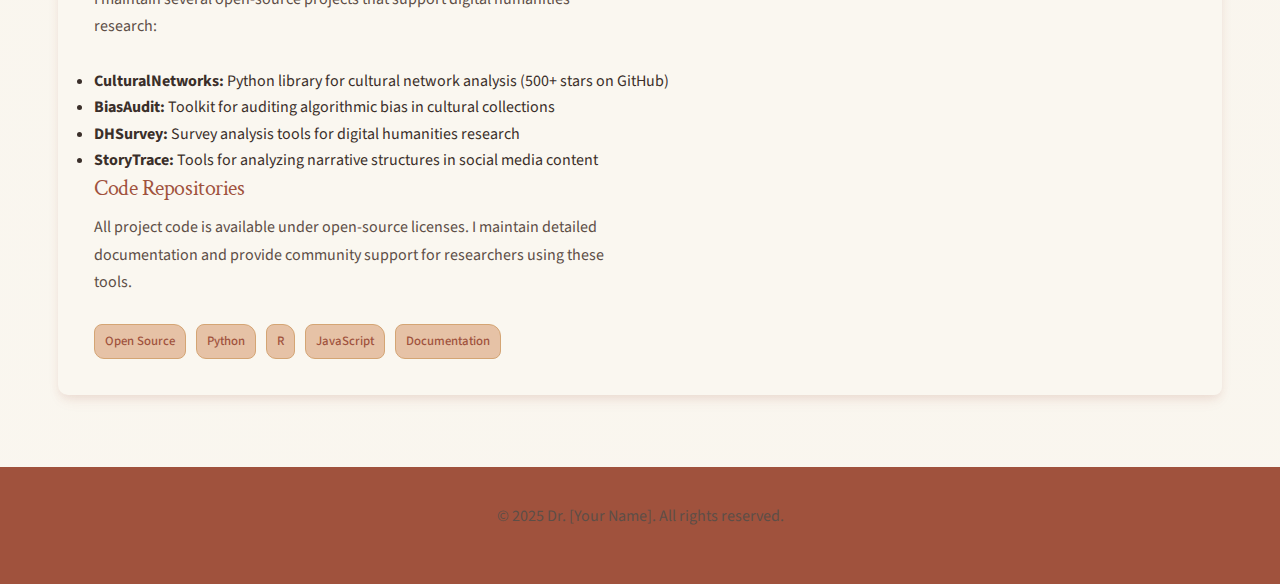
<file: digital-projects.html>
<!DOCTYPE html>
<html lang="en">
<head>
    <meta charset="UTF-8">
    <meta name="viewport" content="width=device-width, initial-scale=1.0">
    <title>Digital Projects - Dr. [Your Name]</title>
    <!-- Google Fonts -->
    <link rel="preconnect" href="https://fonts.googleapis.com">
    <link rel="preconnect" href="https://fonts.gstatic.com" crossorigin>
    <link href="https://fonts.googleapis.com/css2?family=Crimson+Text:ital,wght@0,400;0,600;1,400&family=Source+Sans+Pro:ital,wght@0,300;0,400;0,600;1,400&display=swap" rel="stylesheet">
    <!-- Stylesheets -->
    <link rel="stylesheet" href="css/variables.css">
    <link rel="stylesheet" href="css/main.css">
    <link rel="stylesheet" href="css/responsive.css">
</head>
<body>
    <nav class="navbar">
        <div class="nav-container">
            <div class="nav-logo">
                <h2>Dr. [Your Name]</h2>
            </div>
            <div class="nav-menu" id="nav-menu">
                <a href="index.html" class="nav-link">Home</a>
                <a href="about.html" class="nav-link">About</a>
                <a href="research.html" class="nav-link">Research</a>
                <a href="teaching.html" class="nav-link">Teaching</a>
                <a href="digital-projects.html" class="nav-link active">Digital Projects</a>
                <a href="cv.html" class="nav-link">CV</a>
            </div>
            <div class="nav-toggle" id="nav-toggle">
                <span class="bar"></span>
                <span class="bar"></span>
                <span class="bar"></span>
            </div>
        </div>
    </nav>

    <main class="main-content">
        <section class="content-section">
            <div class="container">
                <div class="content-header">
                    <h1>Digital Projects</h1>
                    <p class="hero-subtitle">Interactive tools, data visualizations, and digital archives that advance humanities scholarship</p>
                </div>
                
                <div class="project-gallery">
                    <div class="project-card">
                        <div class="project-image">📊</div>
                        <div class="project-content">
                            <h3>Cultural Networks Analyzer</h3>
                            <p>An open-source toolkit for analyzing cultural networks and community connections in digital humanities research. Features interactive visualizations, temporal analysis, and community detection algorithms specifically designed for humanities datasets.</p>
                            
                            <p><strong>Status:</strong> Active Development • <strong>Launch:</strong> 2023</p>
                            
                            <p>This project emerged from my NSF-funded research on computational approaches to cultural analysis. The toolkit has been adopted by researchers at over 20 institutions worldwide for studying everything from literary networks to museum collection connections.</p>
                            
                            <div class="project-tags">
                                <span class="tag">Python</span>
                                <span class="tag">Network Analysis</span>
                                <span class="tag">Data Visualization</span>
                                <span class="tag">Open Source</span>
                            </div>
                            
                            <div class="mt-md">
                                <a href="#" class="btn btn-primary">View Project</a>
                                <a href="#" class="btn btn-secondary">GitHub</a>
                            </div>
                        </div>
                    </div>
                    
                    <div class="project-card">
                        <div class="project-image">🏛️</div>
                        <div class="project-content">
                            <h3>Algorithm Audit Toolkit for Cultural Institutions</h3>
                            <p>A comprehensive framework and software package that helps museums, libraries, and archives evaluate algorithmic bias in their digital collection interfaces and recommendation systems.</p>
                            
                            <p><strong>Status:</strong> Public Release • <strong>Launch:</strong> 2024</p>
                            
                            <p>Developed with support from a NEH Digital Humanities Advancement Grant, this toolkit provides step-by-step guidance for cultural institutions to assess and improve the equity of their algorithmic systems. Includes both technical analysis tools and policy frameworks.</p>
                            
                            <p><strong>Impact:</strong> Adopted by 15+ major cultural institutions including the Smithsonian Institution and Metropolitan Museum of Art.</p>
                            
                            <div class="project-tags">
                                <span class="tag">Algorithm Auditing</span>
                                <span class="tag">Cultural Heritage</span>
                                <span class="tag">Bias Detection</span>
                                <span class="tag">Institutional Tools</span>
                            </div>
                            
                            <div class="mt-md">
                                <a href="#" class="btn btn-primary">Explore Toolkit</a>
                                <a href="#" class="btn btn-secondary">Documentation</a>
                            </div>
                        </div>
                    </div>
                    
                    <div class="project-card">
                        <div class="project-image">💬</div>
                        <div class="project-content">
                            <h3>Digital Storytelling Archive</h3>
                            <p>An interactive digital archive documenting the evolution of storytelling practices on social media platforms from 2010-2025. Features searchable multimedia content, computational analysis tools, and community contribution features.</p>
                            
                            <p><strong>Status:</strong> Beta Release • <strong>Launch:</strong> 2024</p>
                            
                            <p>This archive contains over 50,000 examples of digital storytelling across platforms like Twitter, TikTok, Instagram Stories, and emerging platforms. Users can explore narrative patterns, track the evolution of digital storytelling genres, and contribute their own analysis.</p>
                            
                            <div class="project-tags">
                                <span class="tag">Digital Archives</span>
                                <span class="tag">Social Media</span>
                                <span class="tag">Narrative Analysis</span>
                                <span class="tag">Community-Driven</span>
                            </div>
                            
                            <div class="mt-md">
                                <a href="#" class="btn btn-primary">Browse Archive</a>
                                <a href="#" class="btn btn-secondary">Contribute</a>
                            </div>
                        </div>
                    </div>
                    
                    <div class="project-card">
                        <div class="project-image">🔍</div>
                        <div class="project-content">
                            <h3>Feminist DH Methods Collaborative</h3>
                            <p>A collaborative platform and resource collection for developing and sharing feminist approaches to digital humanities methodology. Includes case studies, best practices guides, and tools for reflexive computational analysis.</p>
                            
                            <p><strong>Status:</strong> Active • <strong>Launch:</strong> 2022</p>
                            
                            <p>Co-developed with a team of feminist DH scholars, this platform challenges traditional approaches to computational analysis by centering questions of power, positionality, and collaborative knowledge production. Features peer review of methods and outcomes.</p>
                            
                            <div class="project-tags">
                                <span class="tag">Feminist Theory</span>
                                <span class="tag">Methodology</span>
                                <span class="tag">Collaborative Research</span>
                                <span class="tag">Critical DH</span>
                            </div>
                            
                            <div class="mt-md">
                                <a href="#" class="btn btn-primary">Join Collaborative</a>
                                <a href="#" class="btn btn-secondary">Resources</a>
                            </div>
                        </div>
                    </div>
                    
                    <div class="project-card">
                        <div class="project-image">📈</div>
                        <div class="project-content">
                            <h3>Academic Labor in Digital Humanities</h3>
                            <p>A data-driven investigation of labor practices, funding patterns, and career trajectories in digital humanities. Features interactive visualizations of survey data from 1,200+ DH practitioners worldwide.</p>
                            
                            <p><strong>Status:</strong> Published • <strong>Launch:</strong> 2023</p>
                            
                            <p>This project combines survey research, institutional analysis, and data visualization to examine questions of equity, sustainability, and professional development in digital humanities careers. Findings have informed policy discussions about alt-ac careers and DH labor.</p>
                            
                            <div class="project-tags">
                                <span class="tag">Labor Studies</span>
                                <span class="tag">Data Visualization</span>
                                <span class="tag">Survey Research</span>
                                <span class="tag">Professional Development</span>
                            </div>
                            
                            <div class="mt-md">
                                <a href="#" class="btn btn-primary">View Findings</a>
                                <a href="#" class="btn btn-secondary">Download Data</a>
                            </div>
                        </div>
                    </div>
                    
                    <div class="project-card">
                        <div class="project-image">🌐</div>
                        <div class="project-content">
                            <h3>Global Platform Analysis Dashboard</h3>
                            <p>An interactive dashboard for comparing content policies, algorithmic features, and cultural impacts across major social media platforms. Designed for researchers, policymakers, and digital literacy educators.</p>
                            
                            <p><strong>Status:</strong> Active Development • <strong>Beta Launch:</strong> Early 2025</p>
                            
                            <p>This tool aggregates data about platform policies, features, and cultural practices to enable comparative analysis across different social media ecosystems. Particularly useful for studying how platform design shapes cultural expression and social interaction.</p>
                            
                            <div class="project-tags">
                                <span class="tag">Platform Studies</span>
                                <span class="tag">Comparative Analysis</span>
                                <span class="tag">Policy Research</span>
                                <span class="tag">Interactive Dashboard</span>
                            </div>
                            
                            <div class="mt-md">
                                <a href="#" class="btn btn-primary">Request Beta Access</a>
                                <a href="#" class="btn btn-secondary">Learn More</a>
                            </div>
                        </div>
                    </div>
                </div>
                
                <h2>Collaborative Projects</h2>
                
                <div class="project-item">
                    <div class="item-meta">Multi-Institutional Collaboration</div>
                    <h3>Digital Humanities Climate Action Collective</h3>
                    <p><strong>Partners:</strong> Universities of [A], [B], and [C] • <strong>Role:</strong> Co-Principal Investigator</p>
                    
                    <p>A collaborative initiative examining the environmental impact of digital humanities research practices and developing sustainable approaches to computational scholarship. The project combines environmental impact assessment with alternative methodological development.</p>
                    
                    <p>Our work includes carbon footprint analysis of major DH projects, development of energy-efficient computational methods, and creation of best practices for environmentally conscious digital scholarship.</p>
                    
                    <div class="project-tags">
                        <span class="tag">Environmental Impact</span>
                        <span class="tag">Sustainable Computing</span>
                        <span class="tag">Multi-Institutional</span>
                        <span class="tag">Best Practices</span>
                    </div>
                </div>
                
                <div class="project-item">
                    <div class="item-meta">Community Partnership</div>
                    <h3>[City] Digital Heritage Initiative</h3>
                    <p><strong>Partners:</strong> [City] Historical Society, [Local Museum], Community Arts Center</p>
                    
                    <p>A community-driven digital archive project documenting local cultural heritage through oral histories, photographs, documents, and community-generated content. Emphasizes community control over representation and culturally appropriate archival practices.</p>
                    
                    <p>The project uses participatory design methods to ensure that community members maintain control over how their stories are collected, organized, and shared. Includes digital storytelling workshops and intergenerational knowledge-sharing initiatives.</p>
                    
                    <div class="project-tags">
                        <span class="tag">Community Archives</span>
                        <span class="tag">Participatory Design</span>
                        <span class="tag">Local History</span>
                        <span class="tag">Cultural Heritage</span>
                    </div>
                </div>
                
                <h2>Student Collaborations</h2>
                
                <div class="project-item">
                    <div class="item-meta">Graduate Student Collaboration</div>
                    <h3>AI Art Generation Bias Analysis</h3>
                    <p><strong>Student Researcher:</strong> Sarah Chen (PhD candidate)</p>
                    
                    <p>An investigation of bias in AI art generation systems, examining how training data and algorithmic design influence the types of artistic content these systems can produce. The project combines computational analysis with art historical expertise.</p>
                    
                    <p>Findings have revealed significant biases toward Western art traditions and have informed discussions about more inclusive training datasets for creative AI systems.</p>
                    
                    <div class="project-tags">
                        <span class="tag">AI Art</span>
                        <span class="tag">Bias Analysis</span>
                        <span class="tag">Art History</span>
                        <span class="tag">Student Research</span>
                    </div>
                </div>
                
                <div class="project-item">
                    <div class="item-meta">Undergraduate Research Project</div>
                    <h3>Fan Fiction Network Analysis</h3>
                    <p><strong>Student Researchers:</strong> Maya Patel, Jordan Brooks (Undergraduate Honors Students)</p>
                    
                    <p>A computational analysis of relationship networks and character development patterns in fan fiction communities. Students used network analysis and natural language processing to study how fan communities engage with and transform original media properties.</p>
                    
                    <p>The project resulted in conference presentations and has contributed to broader discussions about transformative creativity and community-driven cultural production.</p>
                    
                    <div class="project-tags">
                        <span class="tag">Fan Studies</span>
                        <span class="tag">Network Analysis</span>
                        <span class="tag">Community Studies</span>
                        <span class="tag">Undergraduate Research</span>
                    </div>
                </div>
                
                <h2>Technical Contributions</h2>
                
                <div class="card">
                    <h3>Open Source Software</h3>
                    <p>I maintain several open-source projects that support digital humanities research:</p>
                    
                    <ul>
                        <li><strong>CulturalNetworks:</strong> Python library for cultural network analysis (500+ stars on GitHub)</li>
                        <li><strong>BiasAudit:</strong> Toolkit for auditing algorithmic bias in cultural collections</li>
                        <li><strong>DHSurvey:</strong> Survey analysis tools for digital humanities research</li>
                        <li><strong>StoryTrace:</strong> Tools for analyzing narrative structures in social media content</li>
                    </ul>
                    
                    <h4>Code Repositories</h4>
                    <p>All project code is available under open-source licenses. I maintain detailed documentation and provide community support for researchers using these tools.</p>
                    
                    <div class="project-tags">
                        <span class="tag">Open Source</span>
                        <span class="tag">Python</span>
                        <span class="tag">R</span>
                        <span class="tag">JavaScript</span>
                        <span class="tag">Documentation</span>
                    </div>
                </div>
            </div>
        </section>
    </main>

    <footer class="footer">
        <div class="container">
            <p>&copy; 2025 Dr. [Your Name]. All rights reserved.</p>
        </div>
    </footer>

    <script src="js/navigation.js"></script>
</body>
</html>
</file>
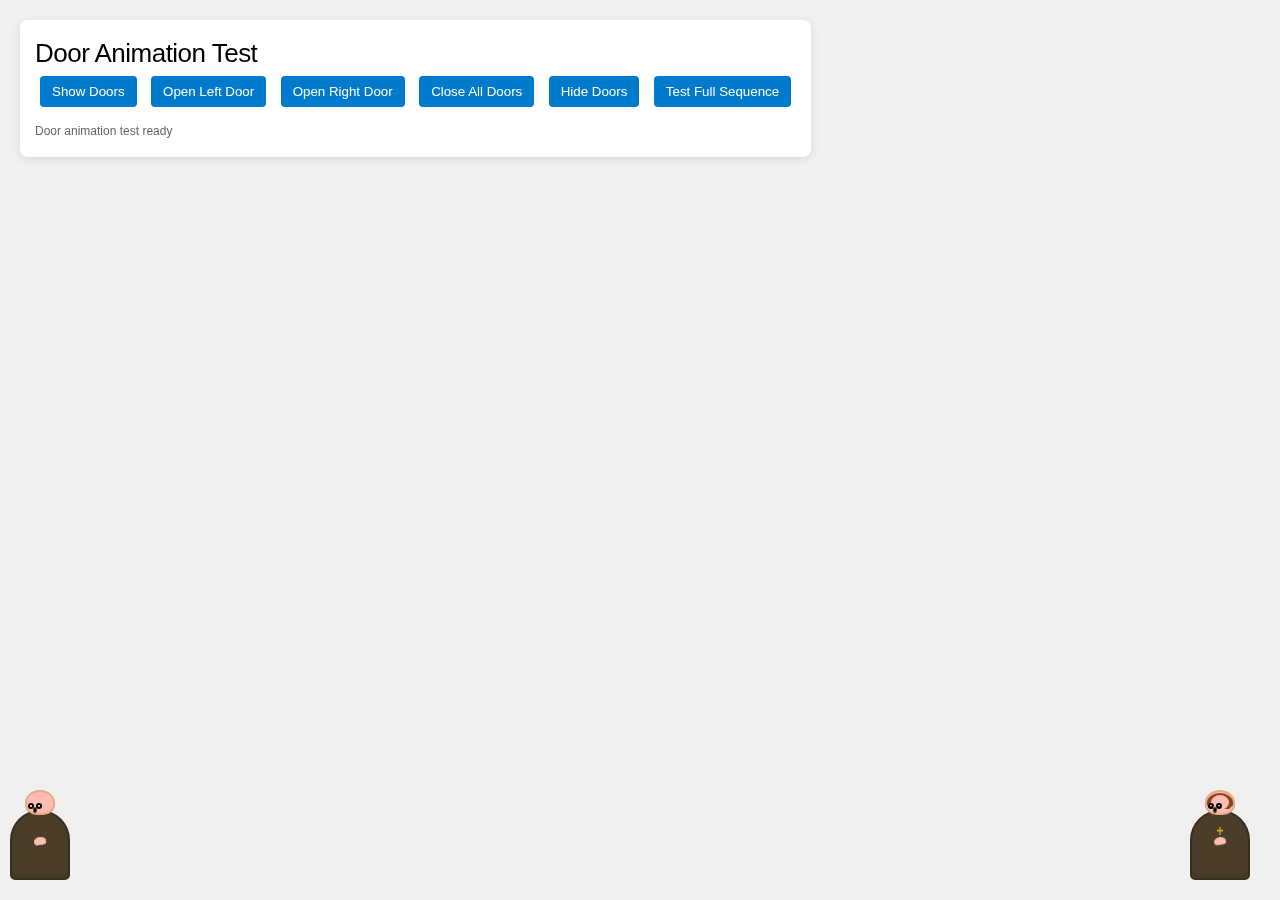
<file: door-animation-test.html>
<!DOCTYPE html>
<html lang="en">
<head>
    <meta charset="UTF-8">
    <meta name="viewport" content="width=device-width, initial-scale=1.0">
    <title>Door Animation Test</title>
    <link rel="stylesheet" href="css/squirrel-animation.css">
    <link rel="stylesheet" href="css/main.css">
    <style>
        body {
            margin: 0;
            padding: 20px;
            background: #f0f0f0;
            font-family: Arial, sans-serif;
        }
        
        .test-controls {
            position: fixed;
            top: 20px;
            left: 20px;
            background: white;
            padding: 15px;
            border-radius: 8px;
            box-shadow: 0 2px 10px rgba(0,0,0,0.1);
            z-index: 9999;
        }
        
        button {
            margin: 5px;
            padding: 8px 12px;
            border: none;
            border-radius: 4px;
            background: #007acc;
            color: white;
            cursor: pointer;
        }
        
        button:hover {
            background: #005a99;
        }
        
        .status {
            margin-top: 10px;
            font-size: 12px;
            color: #666;
        }
    </style>
</head>
<body>
    <div class="test-controls">
        <h3>Door Animation Test</h3>
        <button onclick="showDoors()">Show Doors</button>
        <button onclick="openLeftDoor()">Open Left Door</button>
        <button onclick="openRightDoor()">Open Right Door</button>
        <button onclick="closeAllDoors()">Close All Doors</button>
        <button onclick="hideDoors()">Hide Doors</button>
        <button onclick="testFullSequence()">Test Full Sequence</button>
        <div class="status" id="status">Ready</div>
    </div>

    <!-- Test container -->
    <div class="door-chase-container" id="testContainer">
        <!-- Left Door -->
        <div class="door door-left" id="leftDoor">
            <div class="door-frame"></div>
            <div class="door-back"></div>
            <div class="door-panel"></div>
        </div>

        <!-- Right Door -->
        <div class="door door-right" id="rightDoor">
            <div class="door-frame"></div>
            <div class="door-back"></div>
            <div class="door-panel"></div>
        </div>

        <!-- Squirrel Character -->
        <div class="squirrel-character character" id="squirrel">
            <div class="squirrel-body"></div>
            <div class="squirrel-belly"></div>
            <div class="squirrel-head"></div>
            <div class="squirrel-snout"></div>
            <div class="squirrel-nose"></div>
            <div class="squirrel-ears squirrel-ear-left"></div>
            <div class="squirrel-ears squirrel-ear-right"></div>
            <div class="squirrel-ear-inner-left"></div>
            <div class="squirrel-ear-inner-right"></div>
            <div class="squirrel-eyebrow-left"></div>
            <div class="squirrel-eyebrow-right"></div>
            <div class="squirrel-eyes squirrel-eye-left"></div>
            <div class="squirrel-eyes squirrel-eye-right"></div>
            <div class="squirrel-pupil-left"></div>
            <div class="squirrel-pupil-right"></div>
            <div class="squirrel-tail"></div>
            <div class="squirrel-tail-stripe1"></div>
            <div class="squirrel-tail-stripe2"></div>
            <div class="squirrel-legs squirrel-leg-front"></div>
            <div class="squirrel-legs squirrel-leg-back"></div>
        </div>

        <!-- Robot Character -->
        <div class="robot-character character" id="robot">
            <div class="robot-body"></div>
            <div class="robot-head">
                <div class="robot-eyes robot-eye-left"></div>
                <div class="robot-eyes robot-eye-right"></div>
            </div>
            <div class="robot-antenna"></div>
            <div class="robot-antenna-tip"></div>
            <div class="robot-legs robot-leg-left"></div>
            <div class="robot-legs robot-leg-right"></div>
        </div>

        <!-- Monk Character -->
        <div class="monk-character character" id="monk">
            <div class="monk-body"></div>
            <div class="monk-robe"></div>
            <div class="monk-head"></div>
            <div class="monk-eyes monk-eye-left"></div>
            <div class="monk-eyes monk-eye-right"></div>
            <div class="monk-mouth"></div>
            <div class="monk-hands monk-hand-left"></div>
            <div class="monk-hands monk-hand-right"></div>
            <div class="monk-feet monk-foot-left"></div>
            <div class="monk-feet monk-foot-right"></div>
        </div>
    </div>

    <!-- Medieval Monk Character -->
    <div class="monk-container">
        <div class="monk-character">
            <div class="monk-robe"></div>
            <div class="monk-belt"></div>
            <div class="monk-belt-knot"></div>
            <div class="monk-head"></div>
            <div class="monk-tonsure"></div>
            <div class="monk-hair"></div>
            <div class="monk-eyes monk-eye-left"></div>
            <div class="monk-eyes monk-eye-right"></div>
            <div class="monk-pupil-left"></div>
            <div class="monk-pupil-right"></div>
            <div class="monk-nose"></div>
            <div class="monk-mouth"></div>
            <div class="monk-hands"></div>
            <div class="monk-sleeve-left"></div>
            <div class="monk-sleeve-right"></div>
            <div class="monk-cross"></div>
        </div>
    </div>

    <script>
        const leftDoor = document.getElementById('leftDoor');
        const rightDoor = document.getElementById('rightDoor');
        const squirrel = document.getElementById('squirrel');
        const robot = document.getElementById('robot');
        const monk = document.getElementById('monk');
        const status = document.getElementById('status');

        function updateStatus(msg) {
            status.textContent = msg;
            console.log('🔧 ' + msg);
        }

        function showDoors() {
            leftDoor.classList.add('show');
            rightDoor.classList.add('show');
            updateStatus('Doors shown. Left classes: ' + leftDoor.className + ' | Right classes: ' + rightDoor.className);
        }

        function openLeftDoor() {
            leftDoor.classList.add('door-open');
            updateStatus('Left door opened. Classes: ' + leftDoor.className);
        }

        function openRightDoor() {
            rightDoor.classList.add('door-open');
            updateStatus('Right door opened. Classes: ' + rightDoor.className);
        }

        function closeAllDoors() {
            leftDoor.classList.remove('door-open');
            rightDoor.classList.remove('door-open');
            updateStatus('All doors closed');
        }

        function hideDoors() {
            leftDoor.classList.remove('show', 'door-open');
            rightDoor.classList.remove('show', 'door-open');
            updateStatus('Doors hidden');
        }

        async function testFullSequence() {
            updateStatus('Starting full sequence test...');
            
            // Reset everything
            hideDoors();
            squirrel.style.opacity = '0';
            robot.style.opacity = '0';
            monk.style.opacity = '0';
            squirrel.classList.remove('squirrelRunFirst', 'squirrelLookBack', 'squirrelRunFinal');
            robot.classList.remove('robotChase');
            monk.classList.remove('monkAppear', 'monkBow', 'monkWave');
            
            await delay(500);
            
            // Step 1: Show doors
            updateStatus('Step 1: Showing doors');
            showDoors();
            await delay(300);
            
            // Step 2: Open left door
            updateStatus('Step 2: Opening left door');
            openLeftDoor();
            await delay(300);
            
            // Step 3: Squirrel jumps
            updateStatus('Step 3: Squirrel jumps');
            squirrel.style.opacity = '1';
            squirrel.classList.add('squirrelRunFirst');
            await delay(2000);
            
            // Step 4: Squirrel looks back
            updateStatus('Step 4: Squirrel looks back');
            squirrel.classList.add('squirrelLookBack');
            await delay(1500);
            
            // Step 5: Squirrel final run
            updateStatus('Step 5: Squirrel final run');
            squirrel.classList.remove('squirrelLookBack');
            squirrel.classList.add('squirrelRunFinal');
            await delay(600);
            
            // Step 6: Open right door
            updateStatus('Step 6: Opening right door');
            openRightDoor();
            await delay(1000);
            
            // Step 7: Squirrel disappears
            updateStatus('Step 7: Squirrel disappears');
            squirrel.style.transition = 'opacity 0.3s ease-out';
            squirrel.style.opacity = '0';
            await delay(400);
            
            // Step 8: Robot appears
            updateStatus('Step 8: Robot appears');
            robot.style.opacity = '1';
            robot.classList.add('robotChase');
            await delay(300);
            
            // Step 9: Close left door
            updateStatus('Step 9: Closing left door');
            leftDoor.classList.remove('door-open');
            await delay(3000);
            
            // Step 10: Robot disappears
            updateStatus('Step 10: Robot disappears');
            robot.style.transition = 'opacity 0.3s ease-out';
            robot.style.opacity = '0';
            await delay(400);
            
            // Step 11: Open left door again
            updateStatus('Step 11: Opening left door');
            leftDoor.classList.add('door-open');
            await delay(500);
            
            // Step 12: Monk appears
            updateStatus('Step 12: Monk appears');
            monk.style.opacity = '1';
            monk.classList.add('monkAppear');
            await delay(1000);
            
            // Step 13: Monk bows
            updateStatus('Step 13: Monk bows');
            monk.classList.add('monkBow');
            await delay(800);
            
            // Step 14: Monk waves and disappears
            updateStatus('Step 14: Monk waves and disappears');
            monk.classList.remove('monkBow');
            monk.classList.add('monkWave');
            await delay(800);
            monk.style.opacity = '0';
            
            // Step 15: Close right door
            updateStatus('Step 15: Closing right door');
            rightDoor.classList.remove('door-open');
            await delay(500);
            
            // Step 16: Hide doors
            updateStatus('Step 16: Hiding doors');
            hideDoors();
            
            updateStatus('Full sequence test complete!');
        }

        function delay(ms) {
            return new Promise(resolve => setTimeout(resolve, ms));
        }

        // Initialize
        updateStatus('Door animation test ready');
    </script>
</body>
</html>
</file>
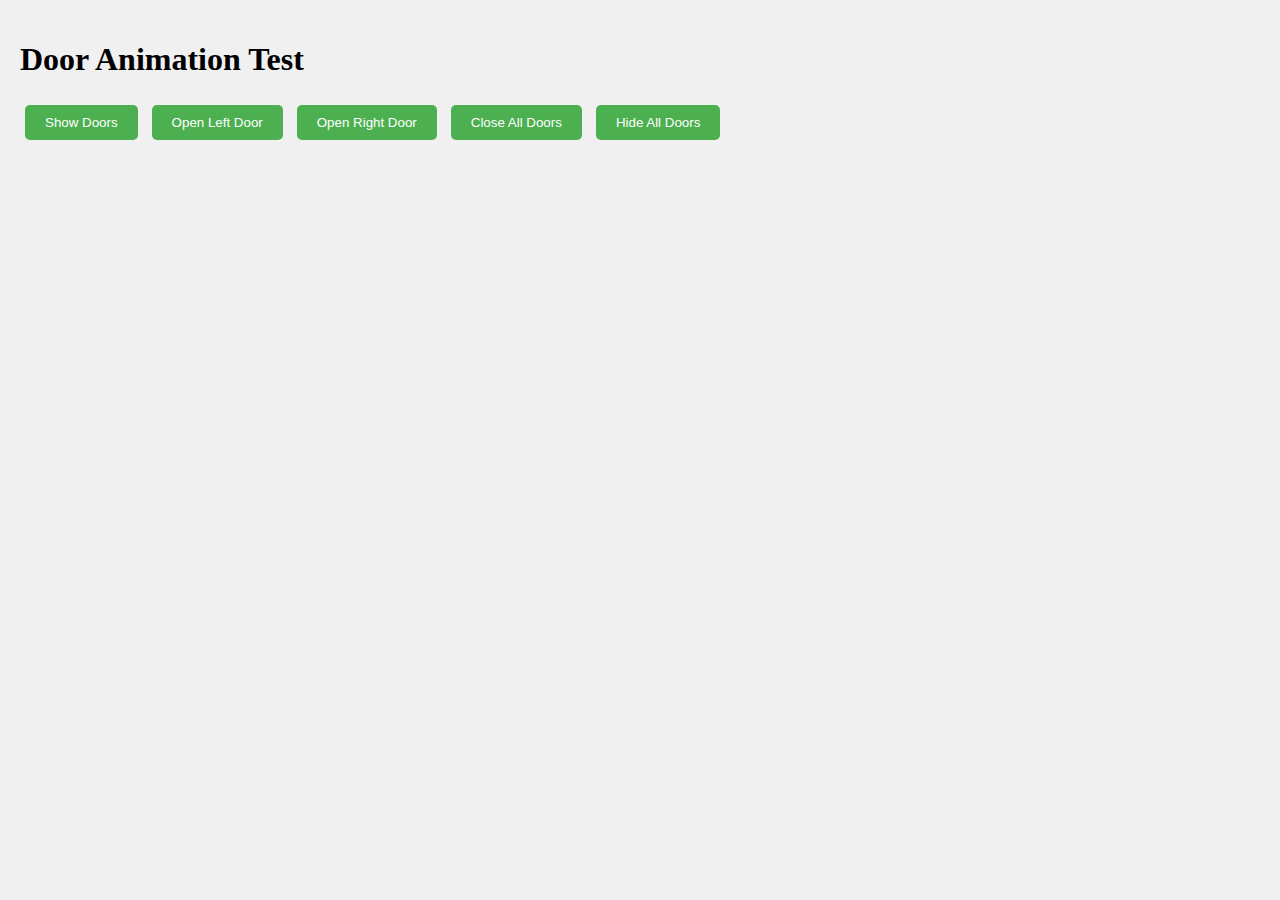
<file: door-test.html>
<!DOCTYPE html>
<html lang="en">
<head>
    <meta charset="UTF-8">
    <meta name="viewport" content="width=device-width, initial-scale=1.0">
    <title>Door Animation Test</title>
    <link rel="stylesheet" href="css/squirrel-animation.css">
    <style>
        body {
            margin: 0;
            padding: 20px;
            background: #f0f0f0;
        }
        .test-container {
            margin: 20px 0;
        }
        button {
            padding: 10px 20px;
            margin: 5px;
            border: none;
            background: #4CAF50;
            color: white;
            cursor: pointer;
            border-radius: 5px;
        }
        button:hover {
            background: #45a049;
        }
    </style>
</head>
<body>
    <h1>Door Animation Test</h1>
    
    <div class="test-container">
        <button onclick="showDoors()">Show Doors</button>
        <button onclick="openLeftDoor()">Open Left Door</button>
        <button onclick="openRightDoor()">Open Right Door</button>
        <button onclick="closeAllDoors()">Close All Doors</button>
        <button onclick="hideAllDoors()">Hide All Doors</button>
    </div>

    <div class="door-chase-container">
        <!-- Left Door -->
        <div class="door door-left">
            <div class="door-frame"></div>
            <div class="door-back"></div>
            <div class="door-panel"></div>
        </div>

        <!-- Right Door -->
        <div class="door door-right">
            <div class="door-frame"></div>
            <div class="door-back"></div>
            <div class="door-panel"></div>
        </div>
    </div>

    <script>
        function showDoors() {
            document.querySelector('.door-left').classList.add('show');
            document.querySelector('.door-right').classList.add('show');
            console.log('Doors shown');
        }

        function openLeftDoor() {
            document.querySelector('.door-left').classList.add('door-open');
            console.log('Left door opened, classes:', document.querySelector('.door-left').className);
        }

        function openRightDoor() {
            document.querySelector('.door-right').classList.add('door-open');
            console.log('Right door opened, classes:', document.querySelector('.door-right').className);
        }

        function closeAllDoors() {
            document.querySelector('.door-left').classList.remove('door-open');
            document.querySelector('.door-right').classList.remove('door-open');
            console.log('All doors closed');
        }

        function hideAllDoors() {
            document.querySelector('.door-left').classList.remove('show', 'door-open');
            document.querySelector('.door-right').classList.remove('show', 'door-open');
            console.log('All doors hidden');
        }
    </script>
</body>
</html>
</file>
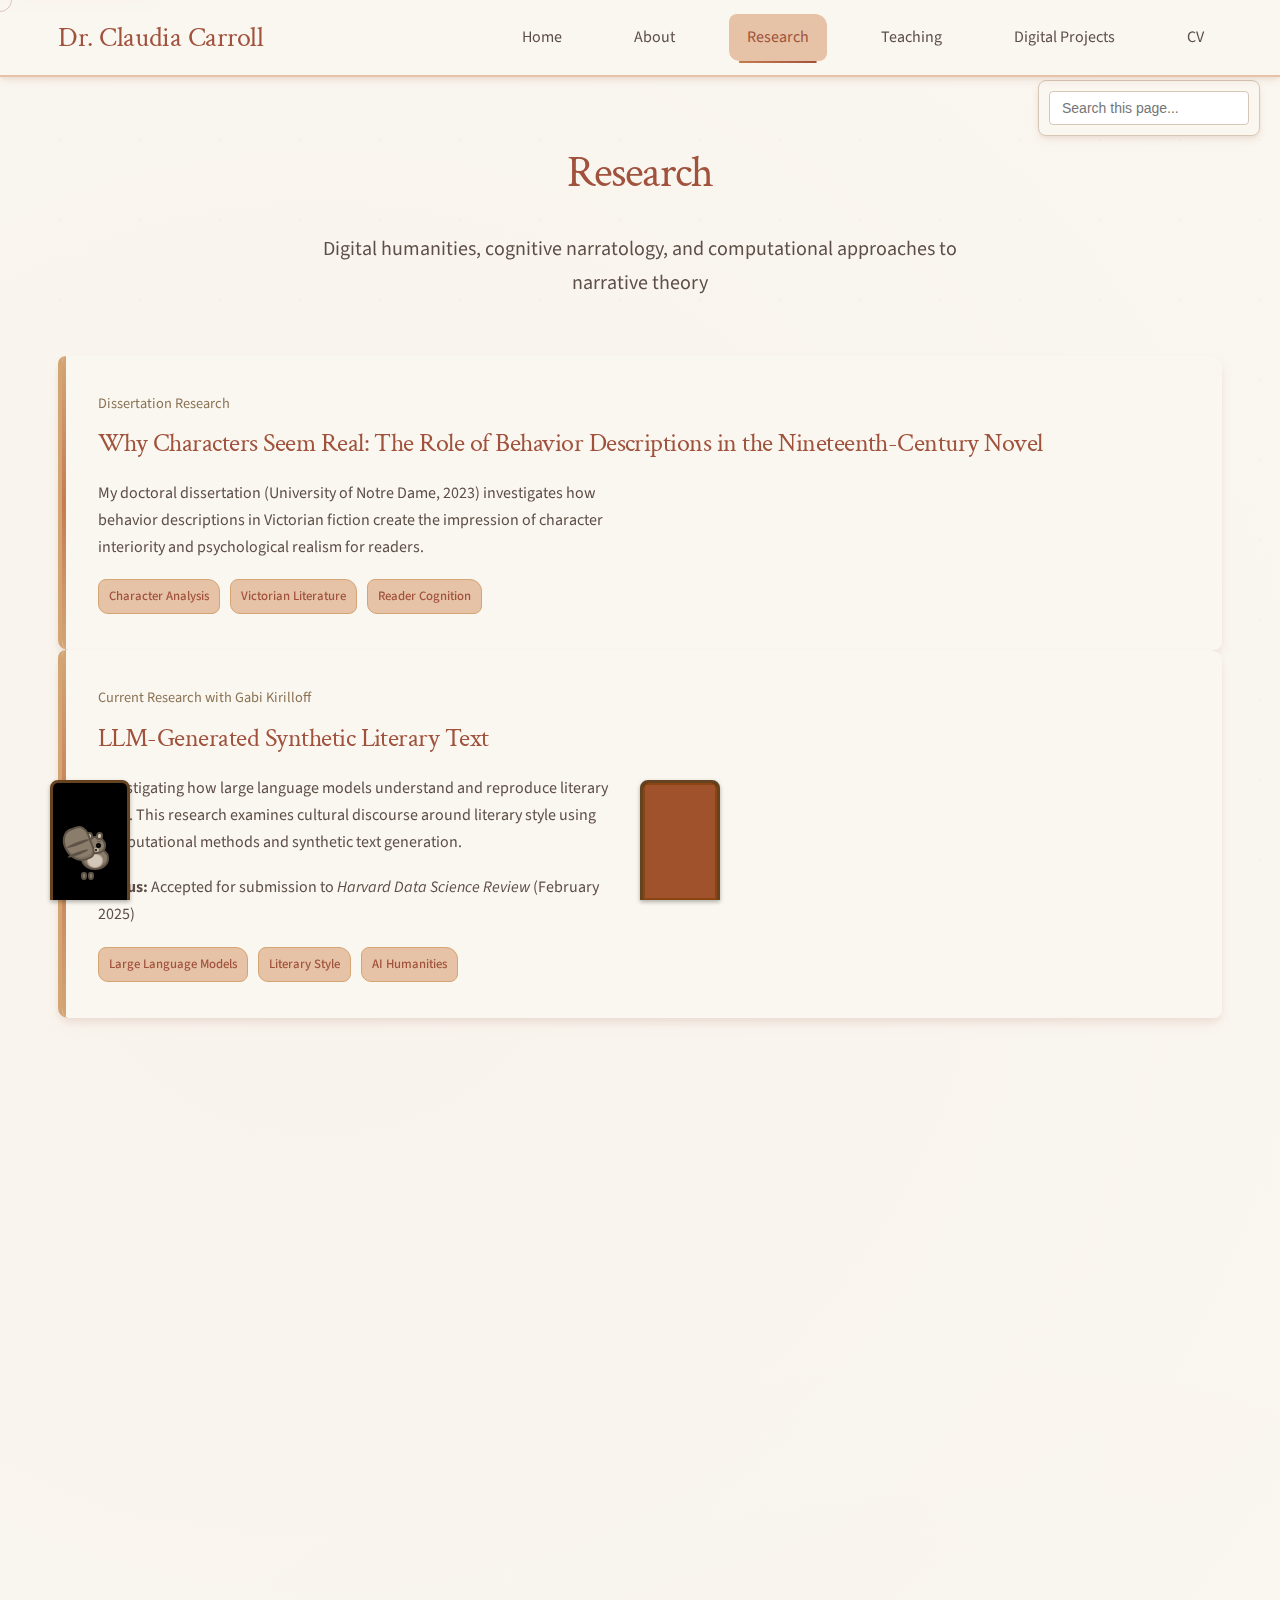
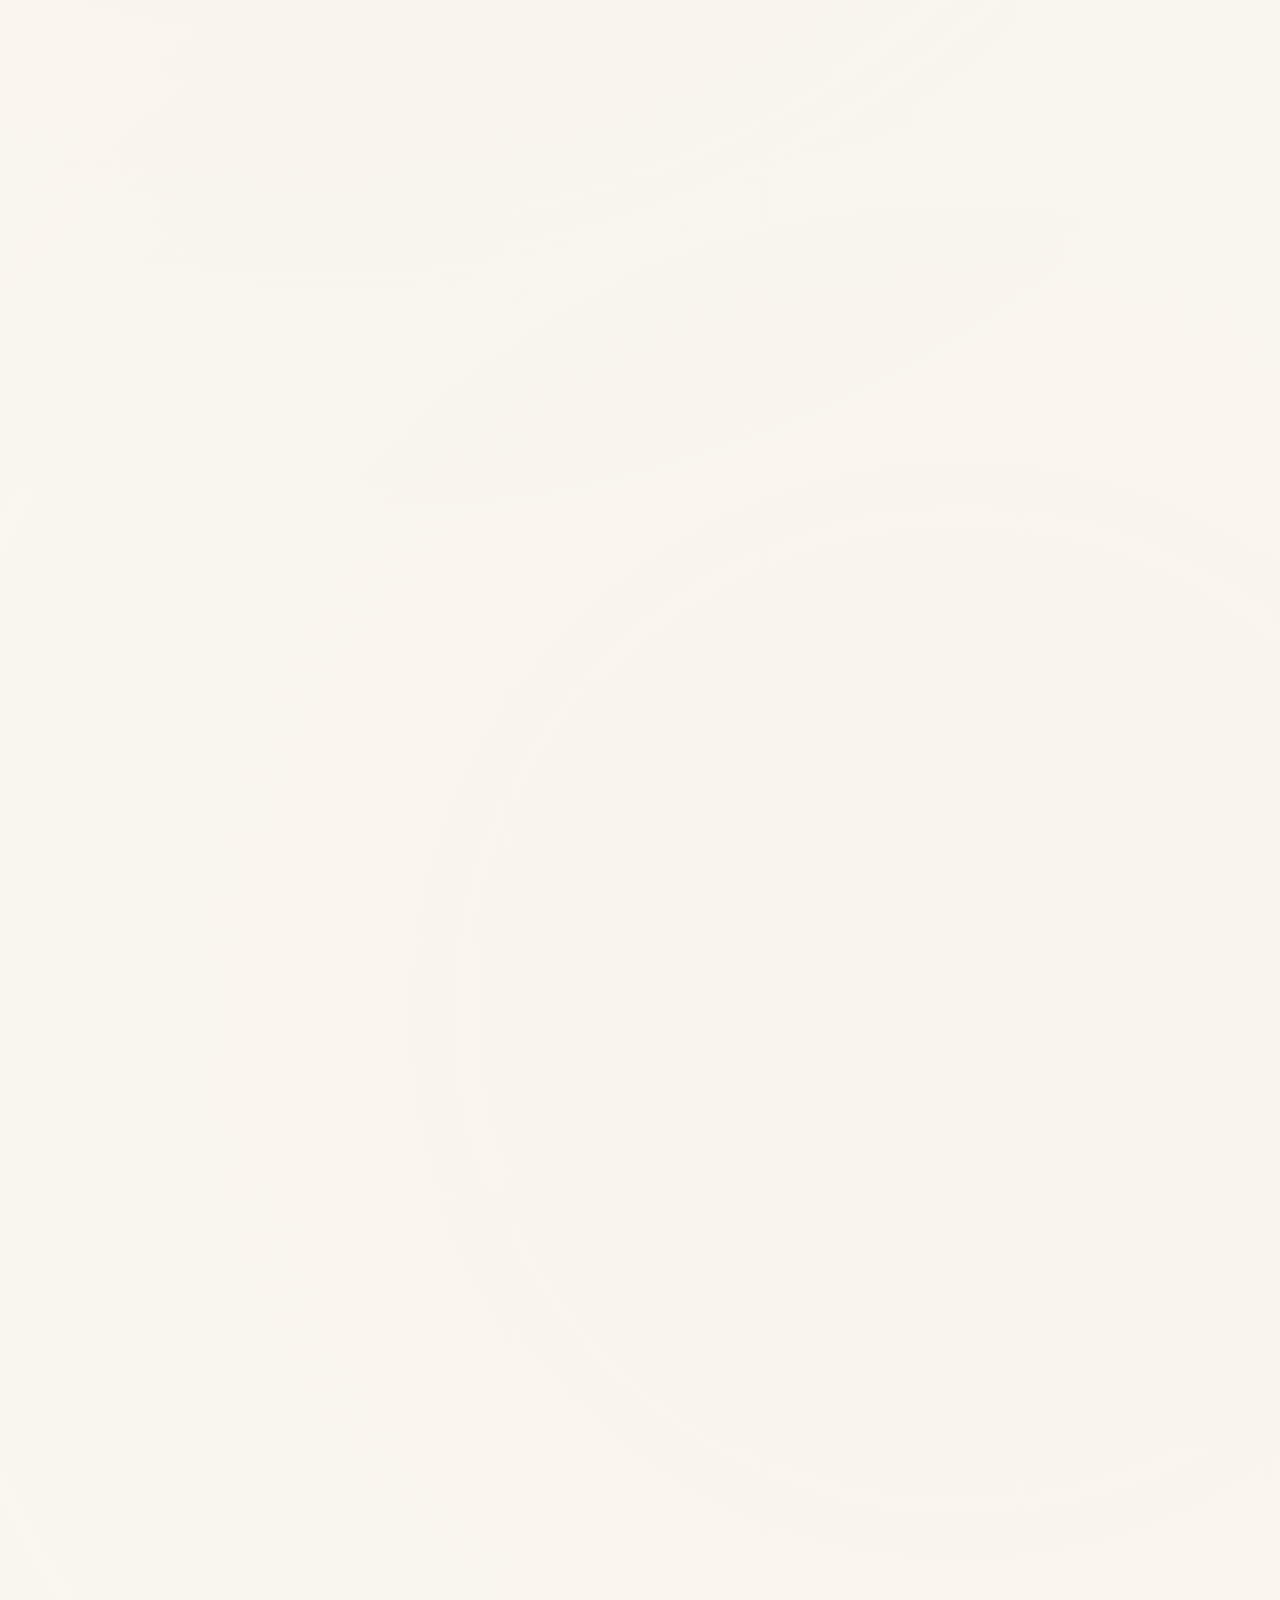
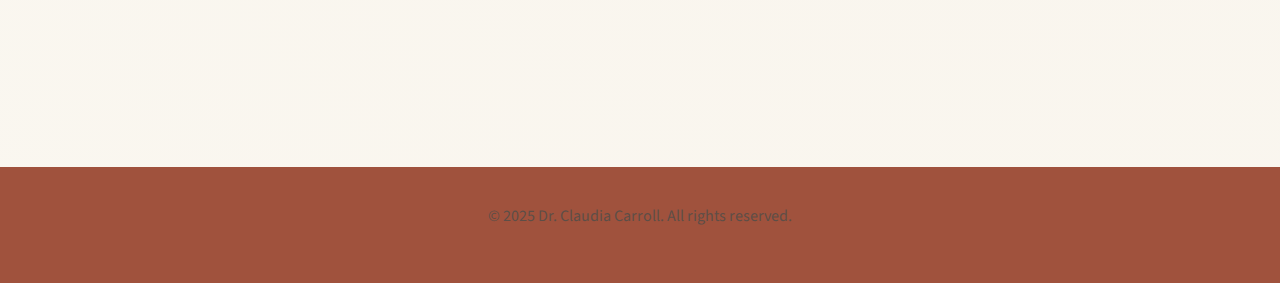
<file: research.html>
<!DOCTYPE html>
<html lang="en">
<head>
    <meta charset="UTF-8">
    <meta name="viewport" content="width=device-width, initial-scale=1.0">
    <title>Research - Dr. Claudia Carroll</title>
    <!-- Google Fonts -->
    <link rel="preconnect" href="https://fonts.googleapis.com">
    <link rel="preconnect" href="https://fonts.gstatic.com" crossorigin>
    <link href="https://fonts.googleapis.com/css2?family=Crimson+Text:ital,wght@0,400;0,600;1,400&family=Source+Sans+Pro:ital,wght@0,300;0,400;0,600;1,400&display=swap" rel="stylesheet">
    <!-- Stylesheets -->
    <link rel="stylesheet" href="css/variables.css">
    <link rel="stylesheet" href="css/main.css">
    <link rel="stylesheet" href="css/responsive.css">
    <link rel="stylesheet" href="css/squirrel-animation.css">
</head>
<body>
    <nav class="navbar">
        <div class="nav-container">
            <div class="nav-logo">
                <h2>Dr. Claudia Carroll</h2>
            </div>
            <div class="nav-menu" id="nav-menu">
                <a href="index.html" class="nav-link">Home</a>
                <a href="about.html" class="nav-link">About</a>
                <a href="research.html" class="nav-link active">Research</a>
                <a href="teaching.html" class="nav-link">Teaching</a>
                <a href="digital-projects.html" class="nav-link">Digital Projects</a>
                <a href="cv.html" class="nav-link">CV</a>
            </div>
            <div class="nav-toggle" id="nav-toggle">
                <span class="bar"></span>
                <span class="bar"></span>
                <span class="bar"></span>
            </div>
        </div>
    </nav>

    <main class="main-content">
        <section class="content-section">
            <div class="container">
                <div class="content-header">
                    <h1>Research</h1>
                    <p class="hero-subtitle">Digital humanities, cognitive narratology, and computational approaches to narrative theory</p>
                </div>
                
                <div class="research-item">
                    <div class="item-meta">Dissertation Research</div>
                    <h3>Why Characters Seem Real: The Role of Behavior Descriptions in the Nineteenth-Century Novel</h3>
                    <p>My doctoral dissertation (University of Notre Dame, 2023) investigates how behavior descriptions in Victorian fiction create the impression of character interiority and psychological realism for readers.</p>
                    
                    <div class="project-tags">
                        <span class="tag">Character Analysis</span>
                        <span class="tag">Victorian Literature</span>
                        <span class="tag">Reader Cognition</span>
                    </div>
                </div>
                
                <div class="research-item">
                    <div class="item-meta">Current Research with Gabi Kirilloff</div>
                    <h3>LLM-Generated Synthetic Literary Text</h3>
                    <p>Investigating how large language models understand and reproduce literary style. This research examines cultural discourse around literary style using computational methods and synthetic text generation.</p>
                    
                    <p><strong>Status:</strong> Accepted for submission to <em>Harvard Data Science Review</em> (February 2025)</p>
                    
                    <div class="project-tags">
                        <span class="tag">Large Language Models</span>
                        <span class="tag">Literary Style</span>
                        <span class="tag">AI Humanities</span>
                    </div>
                </div>
                
                <div class="research-item">
                    <div class="item-meta">Under Review</div>
                    <h3>Interior and Exterior Character Representations in the Realist Novel</h3>
                    <p>Measuring literary descriptions as proxies for reader social cognition. This computational study analyzes how readers process character information in realist fiction.</p>
                    
                    <p><strong>Status:</strong> Under review at <em>Digital Scholarship in the Humanities</em></p>
                    
                    <div class="project-tags">
                        <span class="tag">Social Cognition</span>
                        <span class="tag">Realist Fiction</span>
                        <span class="tag">Computational Analysis</span>
                    </div>
                
                <h2>Publications</h2>
                
                <div class="research-item">
                    <div class="item-meta">Forthcoming • Poetics Today</div>
                    <h3>"Dangerous Fictions: Cognitive Biases and Austen's Pride and Prejudice"</h3>
                    <p>Accepted for publication in <em>Poetics Today</em>. This article examines how cognitive biases shape reader interpretation of Jane Austen's character development.</p>
                    
                    <div class="project-tags">
                        <span class="tag">Jane Austen</span>
                        <span class="tag">Cognitive Biases</span>
                        <span class="tag">Reader Response</span>
                    </div>
                </div>
                
                <div class="research-item">
                    <div class="item-meta">Published • Journal of Victorian Culture</div>
                    <h3>"Taste in North and South Reconsidered: A Case for Attention to Downward and Lateral Class Mobility in the Victorian Novel"</h3>
                    <p><em>Journal of Victorian Culture</em> 27:4 (2022): 656–669.</p>
                    
                    <div class="project-tags">
                        <span class="tag">Victorian Literature</span>
                        <span class="tag">Class Mobility</span>
                        <span class="tag">Social Theory</span>
                    </div>
                </div>
                
                <div class="research-item">
                    <div class="item-meta">Book Chapter • Forthcoming</div>
                    <h3>"Towards an AI Narratology: The Possibilities of LLM Classification for the Quantification of Abstract Narrative Concepts"</h3>
                    <p>In <em>The Routledge Handbook of AI and Literature</em>, edited by Genevieve Liveley and Will Slocombe. London: Routledge, 2025.</p>
                    
                    <div class="project-tags">
                        <span class="tag">AI Narratology</span>
                        <span class="tag">Large Language Models</span>
                        <span class="tag">Narrative Theory</span>
                    </div>
                </div>
                
                <h2>Future Research Directions</h2>
                
                <div class="research-item">
                    <div class="item-meta">Emerging Research</div>
                    <h3>Expanding Machine Learning Applications in Literary Studies</h3>
                    <p>Building on my current postdoctoral work, I plan to expand the application of machine learning methods to new areas of literary analysis. This includes developing more sophisticated models for understanding reader cognition and exploring how computational approaches can illuminate previously unexamined aspects of literary interpretation.</p>
                    
                    <p>Future work will also investigate how these methods can be applied to contemporary literature and digital texts, expanding beyond the nineteenth-century focus of my current research to understand how reading patterns and literary interpretation evolve with new media forms.</p>
                    
                    <div class="project-tags">
                        <span class="tag">Future Research</span>
                        <span class="tag">Contemporary Literature</span>
                        <span class="tag">Digital Texts</span>
                        <span class="tag">Literary Evolution</span>
                    </div>
                </div>
                
                <div class="research-item">
                    <div class="item-meta">Collaborative Development</div>
                    <h3>Interdisciplinary Method Development</h3>
                    <p>My experience at TRIADS has highlighted the importance of developing computational methods that are both technically sophisticated and humanistically meaningful. Future research will focus on creating methodological frameworks that can bridge the gap between computational and interpretive approaches to literature.</p>
                    
                    <p>This work will involve continued collaboration with computer scientists, cognitive researchers, and literary scholars to develop tools and approaches that enhance rather than replace traditional humanistic inquiry while opening new avenues for literary analysis.</p>
                    
                    <div class="project-tags">
                        <span class="tag">Method Development</span>
                        <span class="tag">Interdisciplinary Collaboration</span>
                        <span class="tag">Humanistic Computing</span>
                        <span class="tag">Tool Development</span>
                    </div>
                </div>
            </div>
        </section>
    </main>

    <footer class="footer">
        <div class="container">
            <p>&copy; 2025 Dr. Claudia Carroll. All rights reserved.</p>
        </div>
    </footer>

    <script src="js/navigation.js"></script>
    <script src="js/main.js"></script>
    <script src="js/squirrel-animation.js"></script>
</body>
</html>
</file>
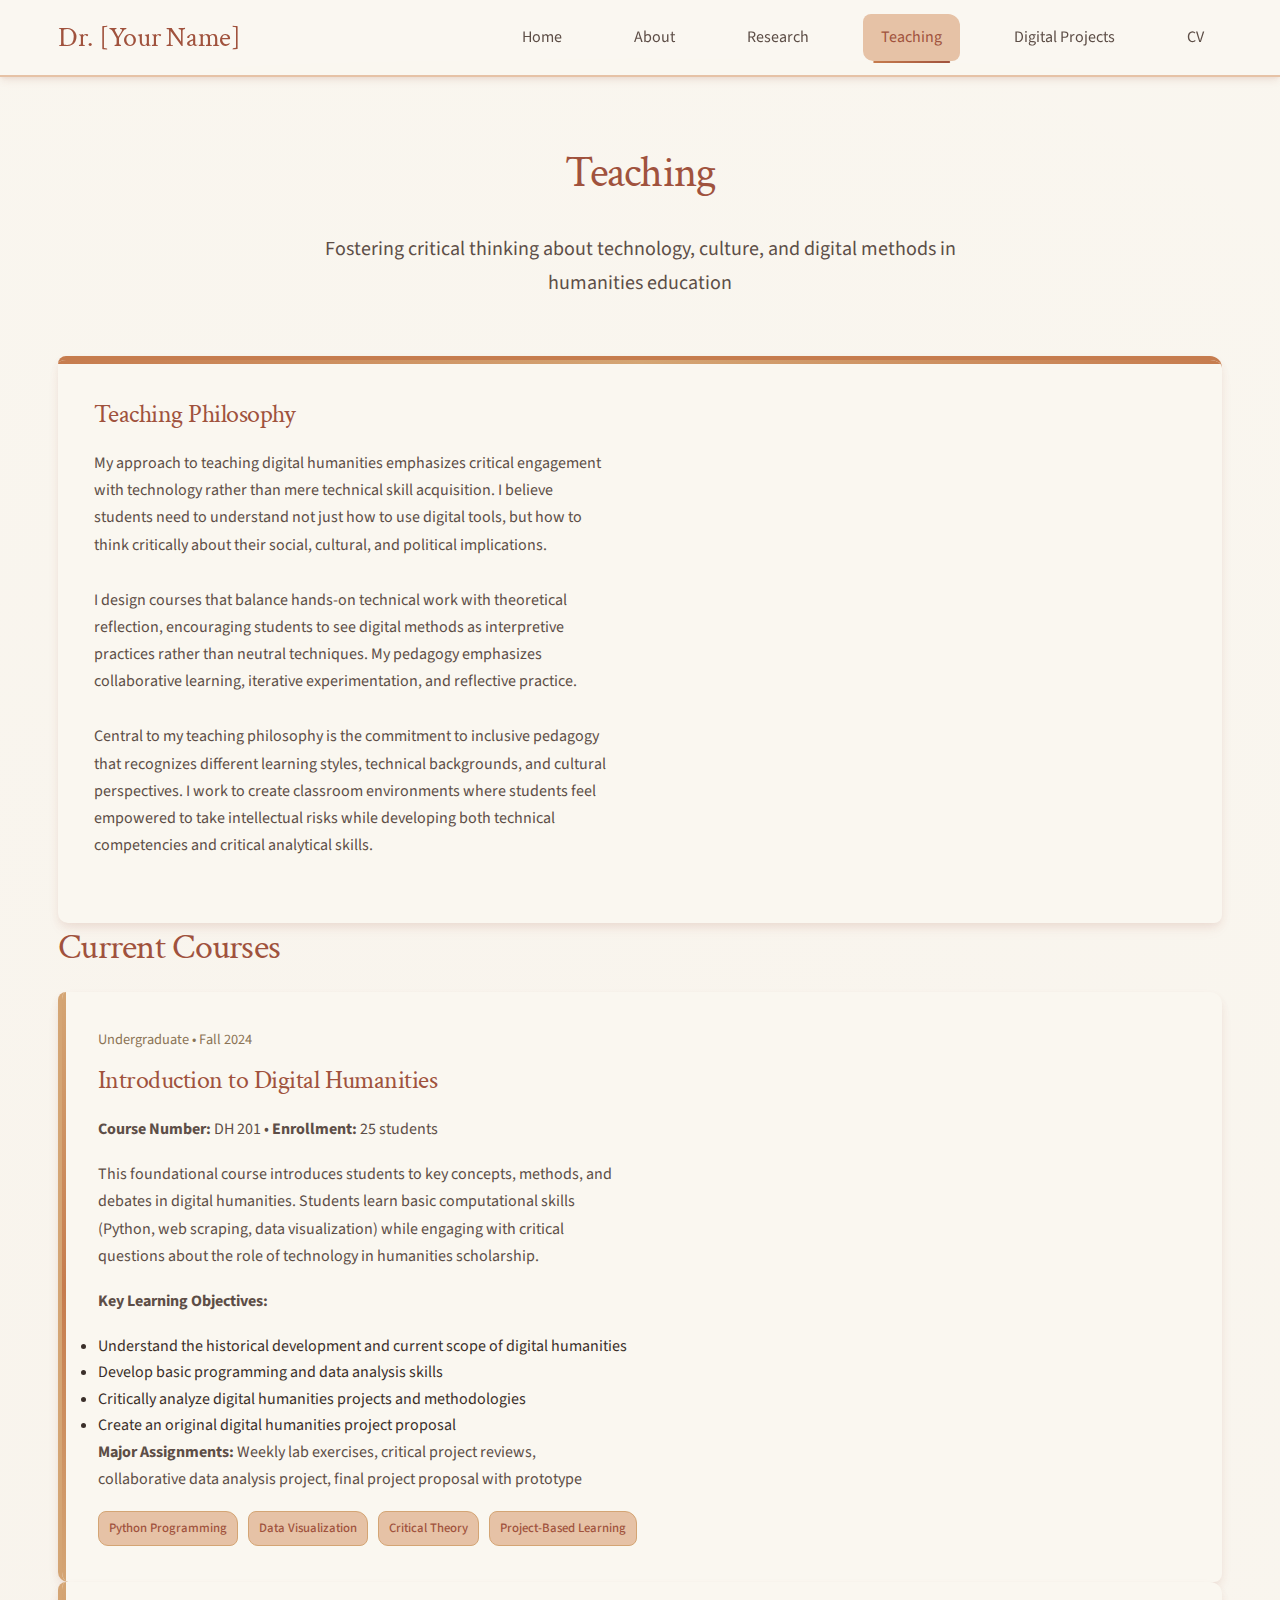
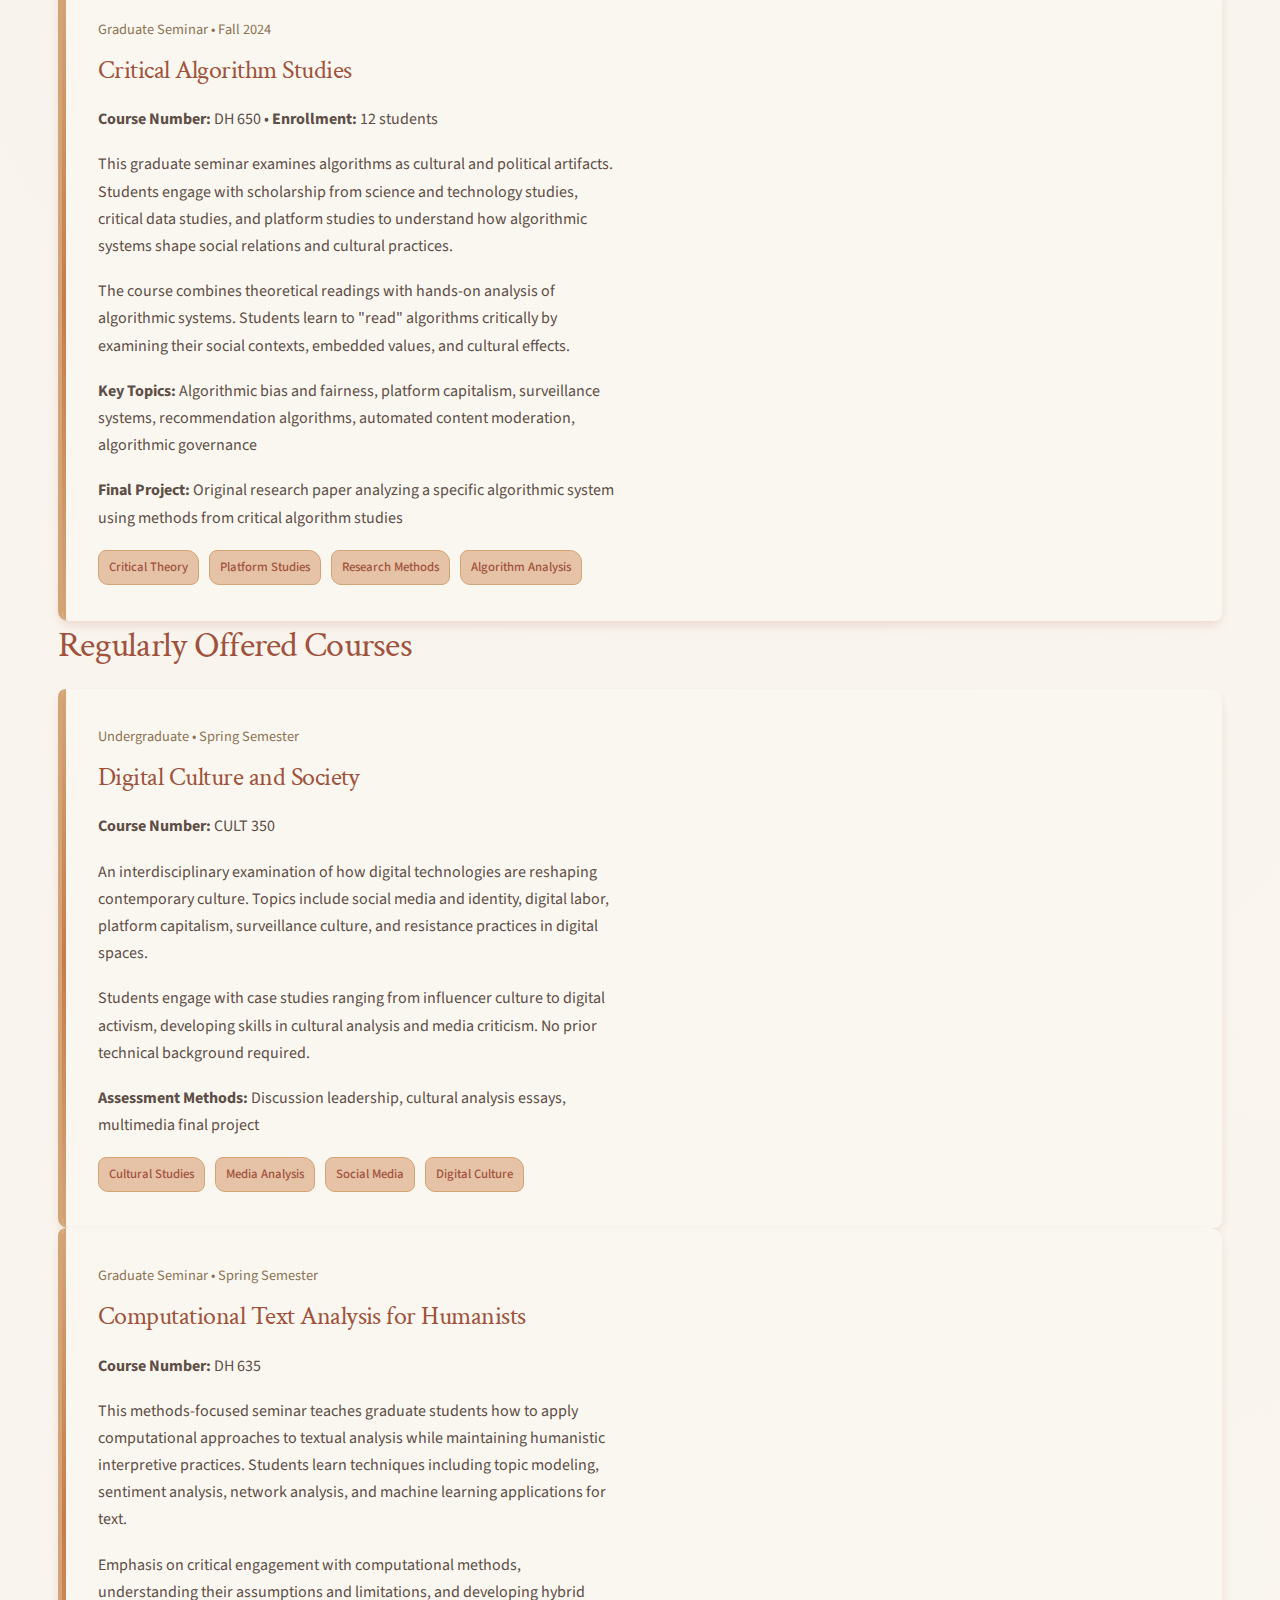
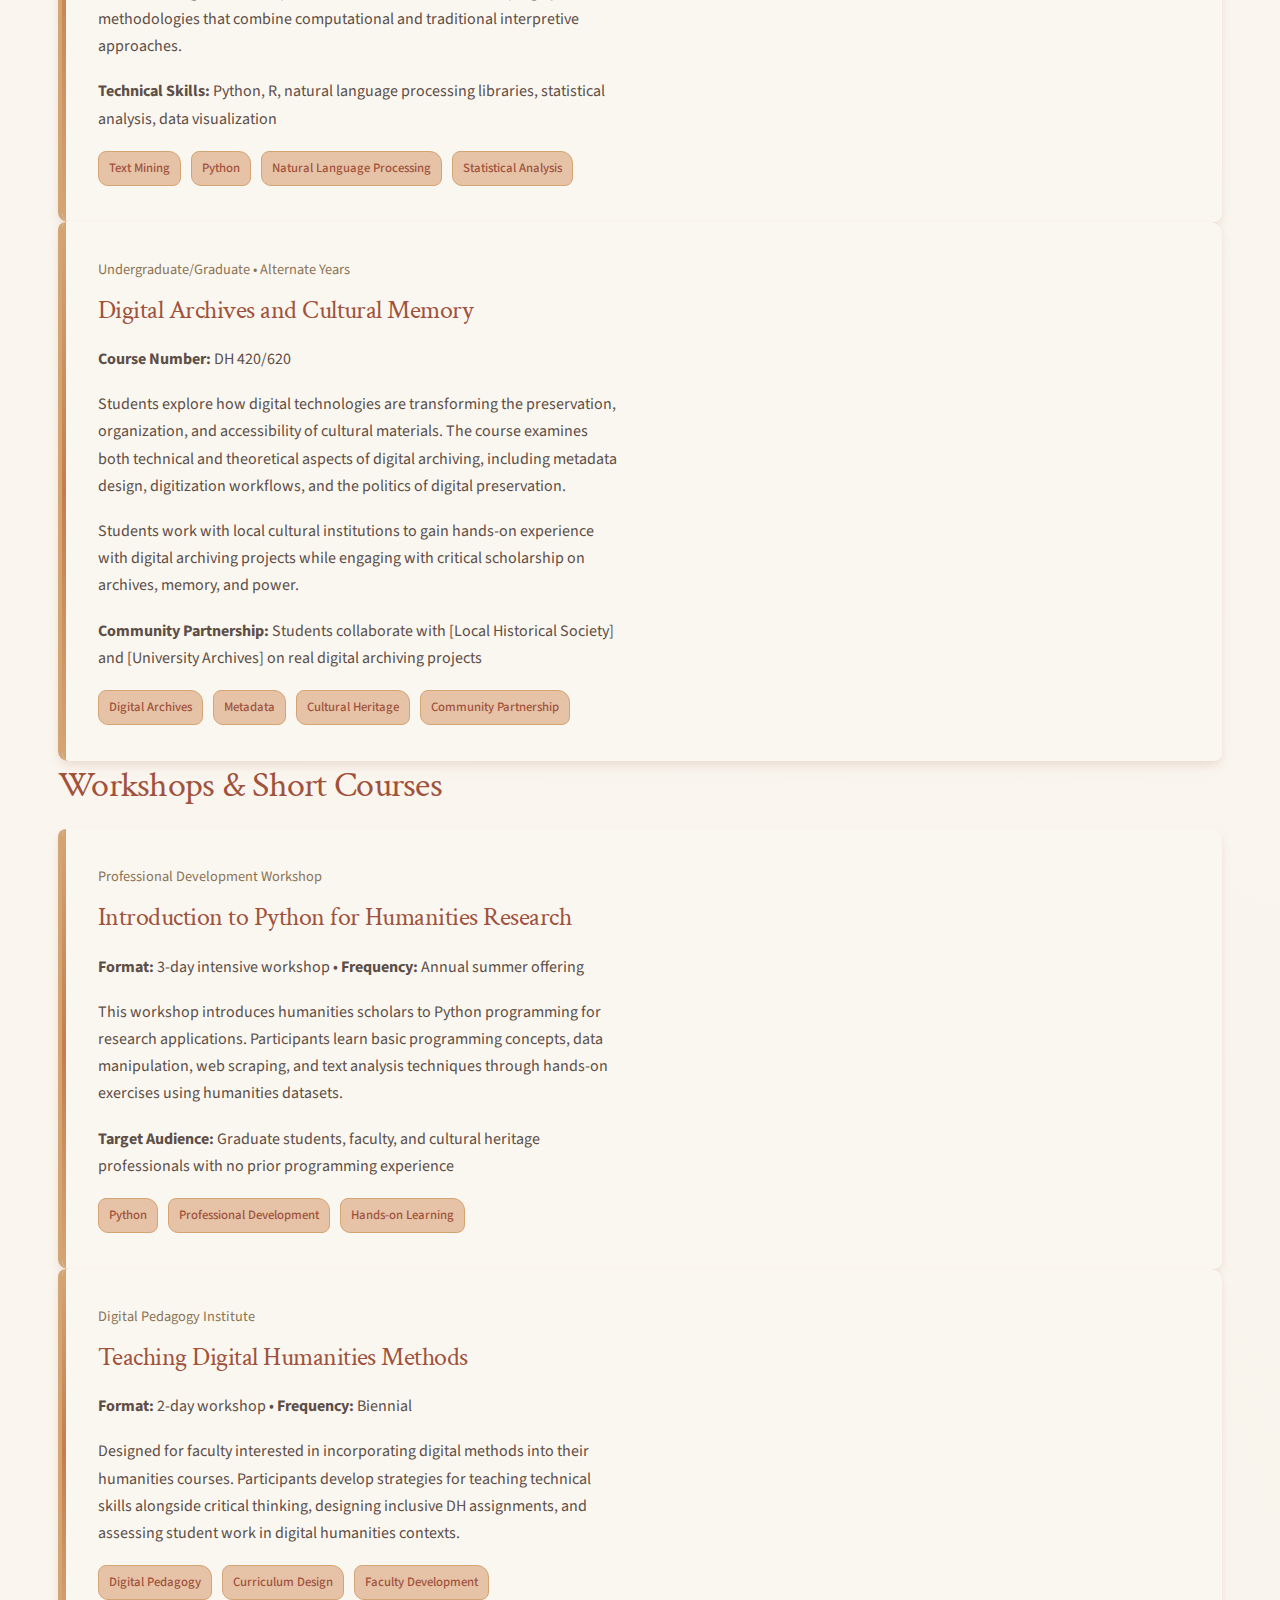
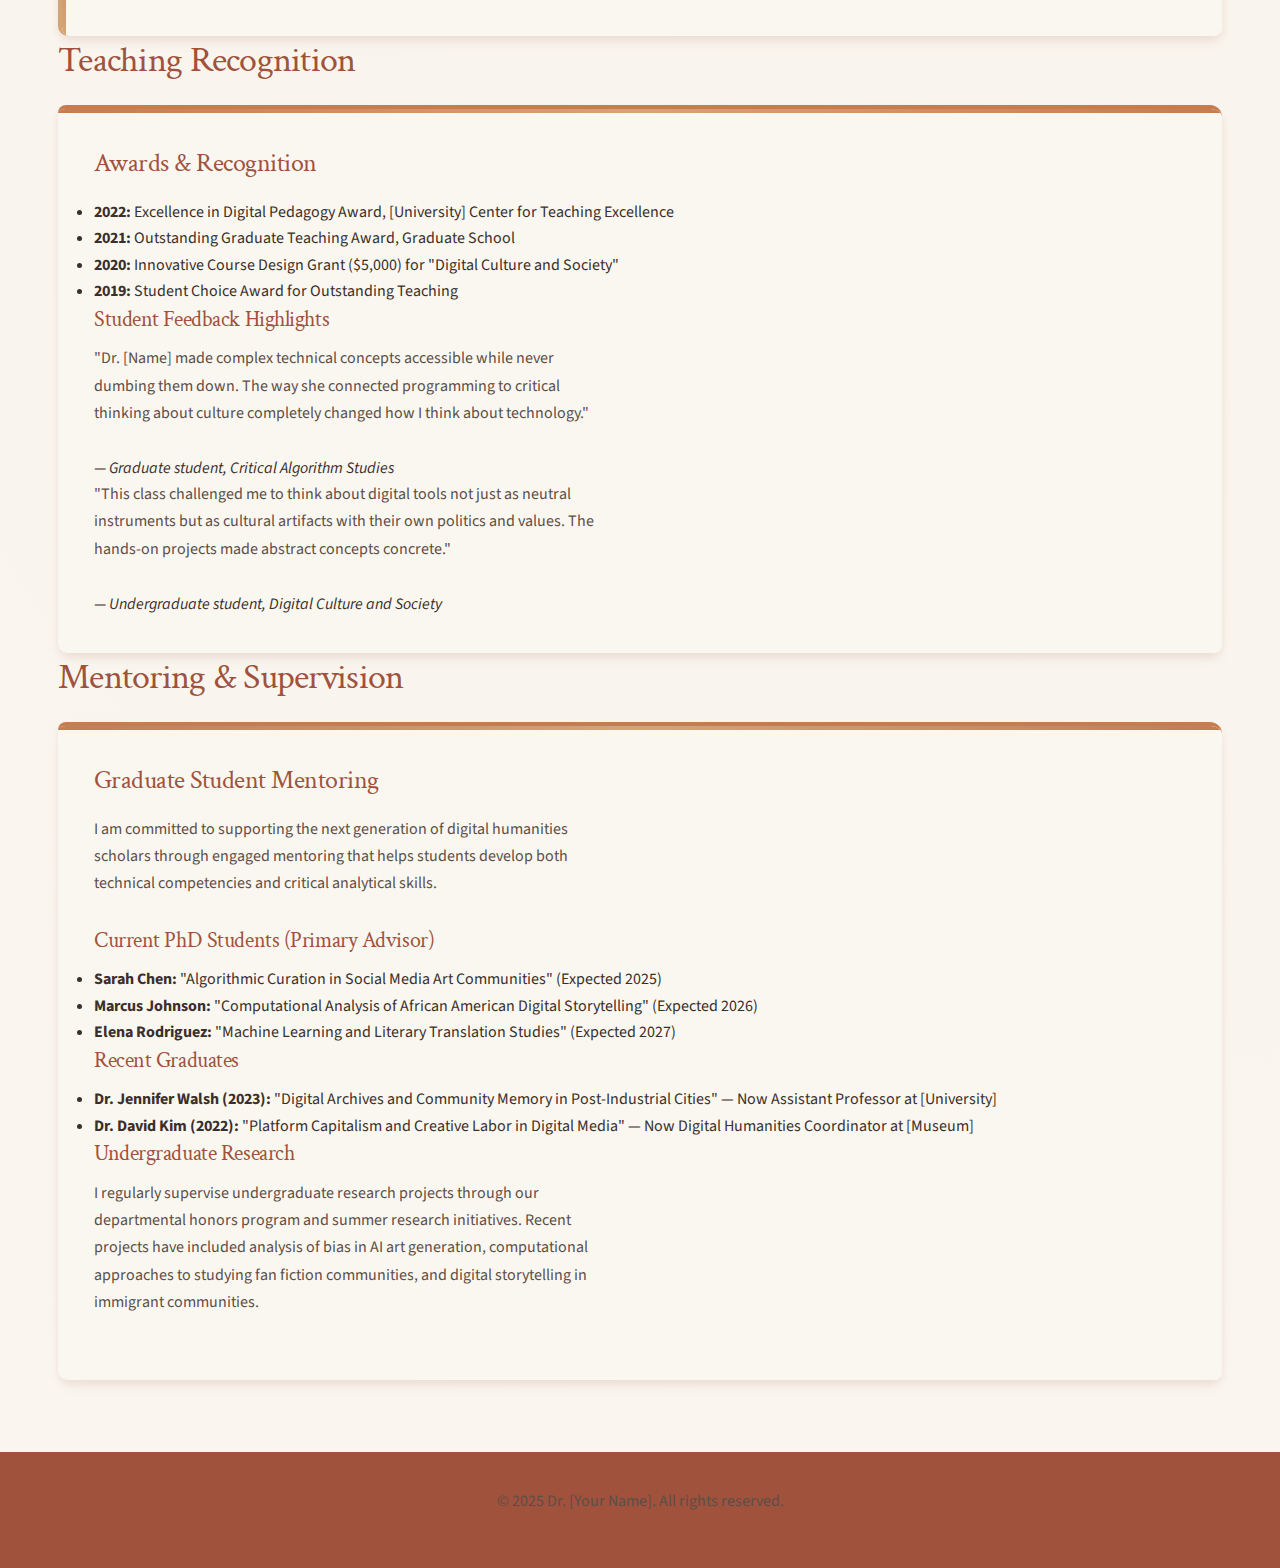
<file: teaching.html>
<!DOCTYPE html>
<html lang="en">
<head>
    <meta charset="UTF-8">
    <meta name="viewport" content="width=device-width, initial-scale=1.0">
    <title>Teaching - Dr. [Your Name]</title>
    <!-- Google Fonts -->
    <link rel="preconnect" href="https://fonts.googleapis.com">
    <link rel="preconnect" href="https://fonts.gstatic.com" crossorigin>
    <link href="https://fonts.googleapis.com/css2?family=Crimson+Text:ital,wght@0,400;0,600;1,400&family=Source+Sans+Pro:ital,wght@0,300;0,400;0,600;1,400&display=swap" rel="stylesheet">
    <!-- Stylesheets -->
    <link rel="stylesheet" href="css/variables.css">
    <link rel="stylesheet" href="css/main.css">
    <link rel="stylesheet" href="css/responsive.css">
</head>
<body>
    <nav class="navbar">
        <div class="nav-container">
            <div class="nav-logo">
                <h2>Dr. [Your Name]</h2>
            </div>
            <div class="nav-menu" id="nav-menu">
                <a href="index.html" class="nav-link">Home</a>
                <a href="about.html" class="nav-link">About</a>
                <a href="research.html" class="nav-link">Research</a>
                <a href="teaching.html" class="nav-link active">Teaching</a>
                <a href="digital-projects.html" class="nav-link">Digital Projects</a>
                <a href="cv.html" class="nav-link">CV</a>
            </div>
            <div class="nav-toggle" id="nav-toggle">
                <span class="bar"></span>
                <span class="bar"></span>
                <span class="bar"></span>
            </div>
        </div>
    </nav>

    <main class="main-content">
        <section class="content-section">
            <div class="container">
                <div class="content-header">
                    <h1>Teaching</h1>
                    <p class="hero-subtitle">Fostering critical thinking about technology, culture, and digital methods in humanities education</p>
                </div>
                
                <div class="card">
                    <h3>Teaching Philosophy</h3>
                    <p>My approach to teaching digital humanities emphasizes critical engagement with technology rather than mere technical skill acquisition. I believe students need to understand not just how to use digital tools, but how to think critically about their social, cultural, and political implications.</p>
                    
                    <p>I design courses that balance hands-on technical work with theoretical reflection, encouraging students to see digital methods as interpretive practices rather than neutral techniques. My pedagogy emphasizes collaborative learning, iterative experimentation, and reflective practice.</p>
                    
                    <p>Central to my teaching philosophy is the commitment to inclusive pedagogy that recognizes different learning styles, technical backgrounds, and cultural perspectives. I work to create classroom environments where students feel empowered to take intellectual risks while developing both technical competencies and critical analytical skills.</p>
                </div>
                
                <h2>Current Courses</h2>
                
                <div class="course-item">
                    <div class="item-meta">Undergraduate • Fall 2024</div>
                    <h3>Introduction to Digital Humanities</h3>
                    <p><strong>Course Number:</strong> DH 201 • <strong>Enrollment:</strong> 25 students</p>
                    
                    <p>This foundational course introduces students to key concepts, methods, and debates in digital humanities. Students learn basic computational skills (Python, web scraping, data visualization) while engaging with critical questions about the role of technology in humanities scholarship.</p>
                    
                    <p><strong>Key Learning Objectives:</strong></p>
                    <ul>
                        <li>Understand the historical development and current scope of digital humanities</li>
                        <li>Develop basic programming and data analysis skills</li>
                        <li>Critically analyze digital humanities projects and methodologies</li>
                        <li>Create an original digital humanities project proposal</li>
                    </ul>
                    
                    <p><strong>Major Assignments:</strong> Weekly lab exercises, critical project reviews, collaborative data analysis project, final project proposal with prototype</p>
                    
                    <div class="project-tags">
                        <span class="tag">Python Programming</span>
                        <span class="tag">Data Visualization</span>
                        <span class="tag">Critical Theory</span>
                        <span class="tag">Project-Based Learning</span>
                    </div>
                </div>
                
                <div class="course-item">
                    <div class="item-meta">Graduate Seminar • Fall 2024</div>
                    <h3>Critical Algorithm Studies</h3>
                    <p><strong>Course Number:</strong> DH 650 • <strong>Enrollment:</strong> 12 students</p>
                    
                    <p>This graduate seminar examines algorithms as cultural and political artifacts. Students engage with scholarship from science and technology studies, critical data studies, and platform studies to understand how algorithmic systems shape social relations and cultural practices.</p>
                    
                    <p>The course combines theoretical readings with hands-on analysis of algorithmic systems. Students learn to "read" algorithms critically by examining their social contexts, embedded values, and cultural effects.</p>
                    
                    <p><strong>Key Topics:</strong> Algorithmic bias and fairness, platform capitalism, surveillance systems, recommendation algorithms, automated content moderation, algorithmic governance</p>
                    
                    <p><strong>Final Project:</strong> Original research paper analyzing a specific algorithmic system using methods from critical algorithm studies</p>
                    
                    <div class="project-tags">
                        <span class="tag">Critical Theory</span>
                        <span class="tag">Platform Studies</span>
                        <span class="tag">Research Methods</span>
                        <span class="tag">Algorithm Analysis</span>
                    </div>
                </div>
                
                <h2>Regularly Offered Courses</h2>
                
                <div class="course-item">
                    <div class="item-meta">Undergraduate • Spring Semester</div>
                    <h3>Digital Culture and Society</h3>
                    <p><strong>Course Number:</strong> CULT 350</p>
                    
                    <p>An interdisciplinary examination of how digital technologies are reshaping contemporary culture. Topics include social media and identity, digital labor, platform capitalism, surveillance culture, and resistance practices in digital spaces.</p>
                    
                    <p>Students engage with case studies ranging from influencer culture to digital activism, developing skills in cultural analysis and media criticism. No prior technical background required.</p>
                    
                    <p><strong>Assessment Methods:</strong> Discussion leadership, cultural analysis essays, multimedia final project</p>
                    
                    <div class="project-tags">
                        <span class="tag">Cultural Studies</span>
                        <span class="tag">Media Analysis</span>
                        <span class="tag">Social Media</span>
                        <span class="tag">Digital Culture</span>
                    </div>
                </div>
                
                <div class="course-item">
                    <div class="item-meta">Graduate Seminar • Spring Semester</div>
                    <h3>Computational Text Analysis for Humanists</h3>
                    <p><strong>Course Number:</strong> DH 635</p>
                    
                    <p>This methods-focused seminar teaches graduate students how to apply computational approaches to textual analysis while maintaining humanistic interpretive practices. Students learn techniques including topic modeling, sentiment analysis, network analysis, and machine learning applications for text.</p>
                    
                    <p>Emphasis on critical engagement with computational methods, understanding their assumptions and limitations, and developing hybrid methodologies that combine computational and traditional interpretive approaches.</p>
                    
                    <p><strong>Technical Skills:</strong> Python, R, natural language processing libraries, statistical analysis, data visualization</p>
                    
                    <div class="project-tags">
                        <span class="tag">Text Mining</span>
                        <span class="tag">Python</span>
                        <span class="tag">Natural Language Processing</span>
                        <span class="tag">Statistical Analysis</span>
                    </div>
                </div>
                
                <div class="course-item">
                    <div class="item-meta">Undergraduate/Graduate • Alternate Years</div>
                    <h3>Digital Archives and Cultural Memory</h3>
                    <p><strong>Course Number:</strong> DH 420/620</p>
                    
                    <p>Students explore how digital technologies are transforming the preservation, organization, and accessibility of cultural materials. The course examines both technical and theoretical aspects of digital archiving, including metadata design, digitization workflows, and the politics of digital preservation.</p>
                    
                    <p>Students work with local cultural institutions to gain hands-on experience with digital archiving projects while engaging with critical scholarship on archives, memory, and power.</p>
                    
                    <p><strong>Community Partnership:</strong> Students collaborate with [Local Historical Society] and [University Archives] on real digital archiving projects</p>
                    
                    <div class="project-tags">
                        <span class="tag">Digital Archives</span>
                        <span class="tag">Metadata</span>
                        <span class="tag">Cultural Heritage</span>
                        <span class="tag">Community Partnership</span>
                    </div>
                </div>
                
                <h2>Workshops & Short Courses</h2>
                
                <div class="course-item">
                    <div class="item-meta">Professional Development Workshop</div>
                    <h3>Introduction to Python for Humanities Research</h3>
                    <p><strong>Format:</strong> 3-day intensive workshop • <strong>Frequency:</strong> Annual summer offering</p>
                    
                    <p>This workshop introduces humanities scholars to Python programming for research applications. Participants learn basic programming concepts, data manipulation, web scraping, and text analysis techniques through hands-on exercises using humanities datasets.</p>
                    
                    <p><strong>Target Audience:</strong> Graduate students, faculty, and cultural heritage professionals with no prior programming experience</p>
                    
                    <div class="project-tags">
                        <span class="tag">Python</span>
                        <span class="tag">Professional Development</span>
                        <span class="tag">Hands-on Learning</span>
                    </div>
                </div>
                
                <div class="course-item">
                    <div class="item-meta">Digital Pedagogy Institute</div>
                    <h3>Teaching Digital Humanities Methods</h3>
                    <p><strong>Format:</strong> 2-day workshop • <strong>Frequency:</strong> Biennial</p>
                    
                    <p>Designed for faculty interested in incorporating digital methods into their humanities courses. Participants develop strategies for teaching technical skills alongside critical thinking, designing inclusive DH assignments, and assessing student work in digital humanities contexts.</p>
                    
                    <div class="project-tags">
                        <span class="tag">Digital Pedagogy</span>
                        <span class="tag">Curriculum Design</span>
                        <span class="tag">Faculty Development</span>
                    </div>
                </div>
                
                <h2>Teaching Recognition</h2>
                
                <div class="card">
                    <h3>Awards & Recognition</h3>
                    <ul>
                        <li><strong>2022:</strong> Excellence in Digital Pedagogy Award, [University] Center for Teaching Excellence</li>
                        <li><strong>2021:</strong> Outstanding Graduate Teaching Award, Graduate School</li>
                        <li><strong>2020:</strong> Innovative Course Design Grant ($5,000) for "Digital Culture and Society"</li>
                        <li><strong>2019:</strong> Student Choice Award for Outstanding Teaching</li>
                    </ul>
                    
                    <h4>Student Feedback Highlights</h4>
                    <blockquote>
                        <p>"Dr. [Name] made complex technical concepts accessible while never dumbing them down. The way she connected programming to critical thinking about culture completely changed how I think about technology."</p>
                        <cite>— Graduate student, Critical Algorithm Studies</cite>
                    </blockquote>
                    
                    <blockquote>
                        <p>"This class challenged me to think about digital tools not just as neutral instruments but as cultural artifacts with their own politics and values. The hands-on projects made abstract concepts concrete."</p>
                        <cite>— Undergraduate student, Digital Culture and Society</cite>
                    </blockquote>
                </div>
                
                <h2>Mentoring & Supervision</h2>
                
                <div class="card">
                    <h3>Graduate Student Mentoring</h3>
                    <p>I am committed to supporting the next generation of digital humanities scholars through engaged mentoring that helps students develop both technical competencies and critical analytical skills.</p>
                    
                    <h4>Current PhD Students (Primary Advisor)</h4>
                    <ul>
                        <li><strong>Sarah Chen:</strong> "Algorithmic Curation in Social Media Art Communities" (Expected 2025)</li>
                        <li><strong>Marcus Johnson:</strong> "Computational Analysis of African American Digital Storytelling" (Expected 2026)</li>
                        <li><strong>Elena Rodriguez:</strong> "Machine Learning and Literary Translation Studies" (Expected 2027)</li>
                    </ul>
                    
                    <h4>Recent Graduates</h4>
                    <ul>
                        <li><strong>Dr. Jennifer Walsh (2023):</strong> "Digital Archives and Community Memory in Post-Industrial Cities" — Now Assistant Professor at [University]</li>
                        <li><strong>Dr. David Kim (2022):</strong> "Platform Capitalism and Creative Labor in Digital Media" — Now Digital Humanities Coordinator at [Museum]</li>
                    </ul>
                    
                    <h4>Undergraduate Research</h4>
                    <p>I regularly supervise undergraduate research projects through our departmental honors program and summer research initiatives. Recent projects have included analysis of bias in AI art generation, computational approaches to studying fan fiction communities, and digital storytelling in immigrant communities.</p>
                </div>
            </div>
        </section>
    </main>

    <footer class="footer">
        <div class="container">
            <p>&copy; 2025 Dr. [Your Name]. All rights reserved.</p>
        </div>
    </footer>

    <script src="js/navigation.js"></script>
</body>
</html>
</file>
<file: css/variables.css>
:root {
    /* Wabi-Sabi Color Palette - Ivory, Rusty Red, Terracotta */
    --primary-color: #a0523d;        /* Rusty red */
    --secondary-color: #c67c4e;      /* Warm terracotta */
    --accent-color: #d4a574;         /* Warm sand */
    --light-terracotta: #e6c2a6;     /* Light terracotta */
    --pale-ivory: #f7f3e9;           /* Pale ivory background */
    
    /* Natural neutral colors */
    --text-primary: #3a2f2a;         /* Dark warm brown */
    --text-secondary: #5d4e47;       /* Medium warm brown */
    --text-light: #8b7355;           /* Light warm brown */
    --background: #faf7f0;           /* Warm ivory */
    --surface: #f4f0e7;              /* Soft ivory surface */
    --border: #d7c7b7;               /* Warm beige border */
    
    /* Typography - More organic, humanistic fonts */
    --font-primary: 'Crimson Text', 'Crimson Pro', Georgia, serif;
    --font-secondary: 'Source Sans Pro', -apple-system, BlinkMacSystemFont, sans-serif;
    
    /* Spacing - More organic, asymmetrical spacing */
    --spacing-xs: 0.375rem;
    --spacing-sm: 0.625rem;
    --spacing-md: 1.125rem;
    --spacing-lg: 1.75rem;
    --spacing-xl: 2.25rem;
    --spacing-2xl: 3.5rem;
    --spacing-3xl: 4.5rem;
    
    /* Breakpoints */
    --breakpoint-sm: 640px;
    --breakpoint-md: 768px;
    --breakpoint-lg: 1024px;
    --breakpoint-xl: 1280px;
    
    /* Border radius - More organic, slightly irregular */
    --radius-sm: 0.25rem;
    --radius-md: 0.5rem;
    --radius-lg: 0.75rem;
    --radius-organic: 0.5rem 0.75rem 0.5rem 0.625rem;
    
    /* Shadows - Softer, more organic shadows */
    --shadow-sm: 0 2px 4px 0 rgba(160, 82, 61, 0.08);
    --shadow-md: 0 4px 8px -1px rgba(160, 82, 61, 0.12), 0 2px 4px -1px rgba(160, 82, 61, 0.08);
    --shadow-lg: 0 8px 16px -3px rgba(160, 82, 61, 0.15), 0 4px 6px -2px rgba(160, 82, 61, 0.1);
    --shadow-organic: 0 4px 8px -1px rgba(160, 82, 61, 0.1), 0 8px 16px -4px rgba(160, 82, 61, 0.08);
    
    /* Transitions - Slower, more natural timing */
    --transition-fast: 0.2s ease-out;
    --transition-normal: 0.4s ease-in-out;
    --transition-slow: 0.6s ease-in-out;
    
    /* Texture opacity for organic patterns */
    --texture-opacity: 0.03;
    
    /* Organic animations */
    --hover-scale: 1.02;
    --hover-rotate: 0.5deg;
    
    /* Texture and imperfection variables */
    --texture-opacity: 0.02;
    --border-irregularity: 1px;
}
</file>
<file: css/responsive.css>
/* Mobile First Responsive Design */

/* Small devices (landscape phones, 576px and up) */
@media (max-width: 640px) {
    .hero h1 {
        font-size: 2rem;
    }
    
    .hero-subtitle {
        font-size: 1.1rem;
    }
    
    .hero-buttons {
        flex-direction: column;
        align-items: center;
    }
    
    .btn {
        width: 100%;
        max-width: 280px;
    }
    
    .nav-menu {
        position: fixed;
        left: -100%;
        top: 70px;
        flex-direction: column;
        background-color: var(--background);
        width: 100%;
        text-align: center;
        transition: 0.3s;
        box-shadow: var(--shadow-lg);
        padding: var(--spacing-lg) 0;
        gap: var(--spacing-lg);
    }
    
    .nav-menu.active {
        left: 0;
    }
    
    .nav-toggle {
        display: flex;
    }
    
    .nav-toggle.active .bar:nth-child(2) {
        opacity: 0;
    }
    
    .nav-toggle.active .bar:nth-child(1) {
        transform: translateY(8px) rotate(45deg);
    }
    
    .nav-toggle.active .bar:nth-child(3) {
        transform: translateY(-8px) rotate(-45deg);
    }
    
    .cards-grid {
        grid-template-columns: 1fr;
        gap: var(--spacing-lg);
    }
    
    .content-grid {
        grid-template-columns: 1fr;
    }
    
    .project-gallery {
        grid-template-columns: 1fr;
    }
    
    .cv-header {
        flex-direction: column;
        align-items: flex-start;
    }
    
    h1 { font-size: 2rem; }
    h2 { font-size: 1.75rem; }
    h3 { font-size: 1.25rem; }
    
    .container {
        padding: 0 var(--spacing-sm);
    }
    
    .nav-container {
        padding: 0 var(--spacing-sm);
    }
    
    .hero-content {
        padding: 0 var(--spacing-sm);
    }
    
    .card,
    .research-item,
    .project-item,
    .course-item {
        padding: var(--spacing-lg);
    }
    
    .project-content {
        padding: var(--spacing-lg);
    }
}

/* Medium devices (tablets, 768px and up) */
@media (min-width: 641px) and (max-width: 768px) {
    .cards-grid {
        grid-template-columns: repeat(2, 1fr);
    }
    
    .project-gallery {
        grid-template-columns: repeat(2, 1fr);
    }
    
    .hero h1 {
        font-size: 2.5rem;
    }
    
    .nav-menu {
        gap: var(--spacing-lg);
    }
}

/* Large devices (desktops, 1024px and up) */
@media (min-width: 769px) and (max-width: 1024px) {
    .cards-grid {
        grid-template-columns: repeat(3, 1fr);
    }
    
    .project-gallery {
        grid-template-columns: repeat(2, 1fr);
    }
}

/* Extra large devices (large desktops, 1280px and up) */
@media (min-width: 1025px) {
    .project-gallery {
        grid-template-columns: repeat(3, 1fr);
    }
}

/* Print styles */
@media print {
    .navbar,
    .nav-toggle,
    .hero-buttons,
    .footer {
        display: none;
    }
    
    .main-content {
        margin-top: 0;
    }
    
    .hero {
        background: none;
        padding: var(--spacing-lg) 0;
    }
    
    * {
        color: black !important;
        background: white !important;
    }
    
    .card,
    .research-item,
    .project-item,
    .course-item {
        box-shadow: none;
        border: 1px solid #ccc;
        page-break-inside: avoid;
    }
}

/* High contrast mode */
@media (prefers-contrast: high) {
    :root {
        --primary-color: #000080;
        --secondary-color: #0066cc;
        --text-primary: #000000;
        --background: #ffffff;
        --border: #000000;
    }
}

/* Reduced motion */
@media (prefers-reduced-motion: reduce) {
    *,
    *::before,
    *::after {
        animation-duration: 0.01ms !important;
        animation-iteration-count: 1 !important;
        transition-duration: 0.01ms !important;
        scroll-behavior: auto !important;
    }
}

/* Dark mode support */
@media (prefers-color-scheme: dark) {
    :root {
        --primary-color: #60a5fa;
        --secondary-color: #3b82f6;
        --accent-color: #93c5fd;
        --text-primary: #f1f5f9;
        --text-secondary: #cbd5e1;
        --text-light: #94a3b8;
        --background: #0f172a;
        --surface: #1e293b;
        --border: #334155;
        --light-blue: #1e3a8a;
        --pale-blue: #1e293b;
    }
}
</file>
<file: css/squirrel-animation.css>
/* Door and Chase Animation */
.door-chase-container {
    position: fixed;
    bottom: 0;
    left: 0;
    width: 100%;
    height: 160px;
    pointer-events: none;
    z-index: 1000;
    overflow: visible;
    perspective: 1000px; /* Add perspective for 3D transforms */
}

/* Door Styles */
.door {
    position: absolute;
    bottom: 0;
    width: 80px;
    height: 120px;
    z-index: 2; /* Above characters initially */
    opacity: 0; /* Hidden by default */
    transition: opacity 0.3s ease;
    transform-style: preserve-3d; /* Enable 3D transforms */
}

.door.show {
    opacity: 1;
}

.door-left {
    left: 50px;
}

.door-right {
    left: 50%;
}

.door-frame {
    position: absolute;
    width: 100%;
    height: 100%;
    background: #8B4513;
    border: 3px solid #654321;
    border-radius: 8px 8px 0 0;
    box-shadow: 0 2px 4px rgba(0,0,0,0.3); /* Add shadow for visibility */
}

.door-back {
    position: absolute;
    width: calc(100% - 6px);
    height: calc(100% - 3px);
    top: 3px;
    left: 3px;
    background: #000;
    border-radius: 5px 5px 0 0;
}

.door-panel {
    position: absolute;
    width: calc(100% - 6px);
    height: calc(100% - 3px);
    top: 3px;
    left: 3px;
    background: #A0522D; /* Restored brown color */
    border: 2px solid #8B4513;
    border-radius: 5px 5px 0 0;
    transition: all 0.5s ease;
    opacity: 1;
}

.door-left.door-open .door-panel {
    transform: scaleX(0) translateX(-50%);
}

.door-right.door-open .door-panel {
    transform: scaleX(0) translateX(50%);
}

/* Character Styles */
.character {
    position: absolute;
    bottom: 20px;
}

.squirrel-character {
    width: 50px;
    height: 50px;
    left: 70px; /* Position inside the left door */
    opacity: 0;
    z-index: 1; /* Behind the door initially */
}

.squirrel-body {
    position: absolute;
    width: 28px;
    height: 22px;
    background: #8B7D6B; /* More realistic gray-brown */
    border: 2px solid #5D5347;
    border-radius: 60% 60% 70% 70%;
    bottom: 10px;
    left: 11px;
    box-shadow: inset 0 -2px 0 rgba(93, 83, 71, 0.3);
}

/* Add realistic belly patch */
.squirrel-belly {
    position: absolute;
    width: 16px;
    height: 14px;
    background: #D3C7B8; /* Light grayish cream */
    border: 1px solid #B8AA98;
    border-radius: 50% 50% 60% 60%;
    bottom: 12px;
    left: 17px;
}

.squirrel-head {
    position: absolute;
    width: 22px;
    height: 18px;
    background: #8B7D6B;
    border: 2px solid #5D5347;
    border-radius: 60% 60% 50% 50%;
    bottom: 26px;
    left: 14px;
    box-shadow: inset 0 -1px 0 rgba(93, 83, 71, 0.3);
}

/* Smaller, more realistic snout */
.squirrel-snout {
    position: absolute;
    width: 6px;
    height: 4px;
    background: #D3C7B8;
    border: 1px solid #B8AA98;
    border-radius: 50% 50% 60% 60%;
    bottom: 28px;
    left: 23px;
}

/* Small black nose */
.squirrel-nose {
    position: absolute;
    width: 2px;
    height: 2px;
    background: #000;
    border-radius: 50%;
    bottom: 29px;
    left: 25px;
}

/* Smaller, more subtle eyebrows */
.squirrel-eyebrow-left {
    position: absolute;
    width: 4px;
    height: 1px;
    background: #5D5347;
    border-radius: 50%;
    bottom: 38px;
    left: 17px;
    transform: rotate(-10deg);
}

.squirrel-eyebrow-right {
    position: absolute;
    width: 4px;
    height: 1px;
    background: #5D5347;
    border-radius: 50%;
    bottom: 38px;
    left: 27px;
    transform: rotate(10deg);
}

.squirrel-ears {
    position: absolute;
    width: 7px;
    height: 8px;
    background: #8B7D6B;
    border: 2px solid #5D5347;
    border-radius: 50% 50% 30% 30%; /* More rounded like real squirrel ears */
    bottom: 40px;
}

.squirrel-ear-left {
    left: 16px;
    transform: rotate(-10deg);
}

.squirrel-ear-right {
    left: 26px;
    transform: rotate(10deg);
}

/* Inner ears - smaller and rounded */
.squirrel-ear-inner-left {
    position: absolute;
    width: 3px;
    height: 4px;
    background: #D3C7B8;
    border-radius: 50%;
    bottom: 42px;
    left: 18px;
    transform: rotate(-10deg);
}

.squirrel-ear-inner-right {
    position: absolute;
    width: 3px;
    height: 4px;
    background: #D3C7B8;
    border-radius: 50%;
    bottom: 42px;
    left: 28px;
    transform: rotate(10deg);
}

.squirrel-eyes {
    position: absolute;
    width: 5px;
    height: 5px;
    background: #FFF;
    border: 2px solid #000;
    border-radius: 50%;
    bottom: 32px;
}

.squirrel-eye-left {
    left: 17px;
}

.squirrel-eye-right {
    left: 26px;
}

/* Eye pupils - smaller and more realistic */
.squirrel-pupil-left {
    position: absolute;
    width: 2px;
    height: 2px;
    background: #000;
    border-radius: 50%;
    bottom: 33px;
    left: 18px;
}

.squirrel-pupil-right {
    position: absolute;
    width: 2px;
    height: 2px;
    background: #000;
    border-radius: 50%;
    bottom: 33px;
    left: 27px;
}

.squirrel-tail {
    position: absolute;
    width: 28px;
    height: 35px;
    background: #8B7D6B;
    border: 2px solid #5D5347;
    border-radius: 50% 40% 30% 70%; /* Natural bushy tail shape */
    bottom: 18px;
    left: -6px;
    transform: rotate(-20deg);
    box-shadow: inset 0 -2px 0 rgba(93, 83, 71, 0.3);
}

/* Tail stripes for natural squirrel markings */
.squirrel-tail-stripe1 {
    position: absolute;
    width: 22px;
    height: 3px;
    background: #5D5347;
    border-radius: 50%;
    bottom: 25px;
    left: -3px;
    transform: rotate(-20deg);
}

.squirrel-tail-stripe2 {
    position: absolute;
    width: 24px;
    height: 3px;
    background: #5D5347;
    border-radius: 50%;
    bottom: 35px;
    left: -4px;
    transform: rotate(-20deg);
}

.squirrel-legs {
    position: absolute;
    width: 6px;
    height: 8px;
    background: #8B7D6B;
    border: 2px solid #5D5347;
    border-radius: 40% 40% 50% 50%;
    bottom: 0px;
}

.squirrel-leg-front {
    left: 18px;
}

.squirrel-leg-back {
    left: 11px;
}

.robot-character {
    width: 45px;
    height: 50px;
    left: 70px; /* Position inside the left door */
    opacity: 0;
    z-index: 1; /* Behind the door initially */
}

.robot-body {
    position: absolute;
    width: 25px;
    height: 25px;
    background: #4ECDC4;
    border: 2px solid #45B7B8;
    border-radius: 5px;
    bottom: 5px;
    left: 10px;
}

.robot-head {
    position: absolute;
    width: 20px;
    height: 18px;
    background: #4ECDC4;
    border: 2px solid #45B7B8;
    border-radius: 8px;
    bottom: 28px;
    left: 12px;
}

.robot-eyes {
    position: absolute;
    width: 4px;
    height: 4px;
    background: #FF1744;
    border-radius: 50%;
    bottom: 6px;
    box-shadow: 0 0 4px #FF1744;
}

.robot-eye-left {
    left: 4px;
}

.robot-eye-right {
    left: 12px;
}

.robot-antenna {
    position: absolute;
    width: 2px;
    height: 8px;
    background: #4ECDC4;
    bottom: 44px;
    left: 21px;
}

.robot-antenna-tip {
    position: absolute;
    width: 4px;
    height: 4px;
    background: #4CAF50;
    border-radius: 50%;
    bottom: 50px;
    left: 20px;
    box-shadow: 0 0 4px #4CAF50;
}

.robot-legs {
    position: absolute;
    width: 6px;
    height: 8px;
    background: #4ECDC4;
    border: 1px solid #45B7B8;
    border-radius: 3px;
    bottom: -3px;
}

.robot-leg-left {
    left: 12px;
}

.robot-leg-right {
    left: 22px;
}

/* Animation Classes */
.squirrelRunFirst {
    animation: squirrelRunFirst 2s ease-in-out, squirrelLegRun 0.3s infinite;
    opacity: 1 !important;
    animation-fill-mode: forwards;
    z-index: 3 !important; /* Above door when running */
    transform: translateZ(0); /* Force hardware acceleration */
    will-change: left, opacity; /* Optimize animation */
}

.squirrelLookBack {
    animation: squirrelJump 2s ease-in-out;
    opacity: 1 !important;
    left: calc(25% + 25px) !important;
    z-index: 3 !important;
}

.squirrelRunFinal {
    animation: squirrelRunFinal 1.8s ease-in-out, squirrelLegRun 0.15s infinite;
    opacity: 1 !important;
    animation-fill-mode: forwards;
    z-index: 3 !important; /* Above door when running */
    transform: translateZ(0); /* Force hardware acceleration */
    will-change: left, opacity; /* Optimize animation */
}

.robotChase {
    animation: robotChase 3.5s ease-in-out, robotLegRun 0.4s infinite;
    opacity: 1 !important;
    animation-fill-mode: forwards;
    z-index: 3 !important; /* Above door when running */
    transform: translateZ(0); /* Force hardware acceleration */
    will-change: left, opacity; /* Optimize animation */
}

/* Keyframe Animations */
@keyframes squirrelRunFirst {
    0% {
        left: 70px;
        opacity: 0;
    }
    5% {
        left: 70px;
        opacity: 1;
    }
    25% {
        left: 90px;
        opacity: 1;
    }
    100% {
        left: calc(25% + 25px);
        opacity: 1;
    }
}

@keyframes squirrelRunFinal {
    0% {
        left: calc(25% + 25px);
        opacity: 1;
    }
    70% {
        left: calc(50% - 20px);
        opacity: 1;
    }
    85% {
        left: calc(50% - 10px);
        opacity: 1;
    }
    95% {
        left: calc(50% - 5px);
        opacity: 1;
    }
    100% {
        left: calc(50%);
        opacity: 1;
    }
}

@keyframes robotChase {
    0% {
        left: 70px;
        opacity: 0;
    }
    5% {
        left: 70px;
        opacity: 1;
    }
    20% {
        left: 90px;
        opacity: 1;
    }
    40% {
        left: calc(25% + 25px);
        opacity: 1;
    }
    75% {
        left: calc(50% - 15px);
        opacity: 1;
    }
    85% {
        left: calc(50% - 10px);
        opacity: 1;
    }
    95% {
        left: calc(50% - 5px);
        opacity: 1;
    }
    100% {
        left: calc(50%);
        opacity: 1;
    }
}

@keyframes squirrelJump {
    0% {
        transform: scaleX(1) translateY(0px);
    }
    25% {
        transform: scaleX(1) translateY(-15px);
    }
    50% {
        transform: scaleX(-1) translateY(-20px);
    }
    75% {
        transform: scaleX(-1) translateY(-15px);
    }
    100% {
        transform: scaleX(1) translateY(0px);
    }
}

/* Running leg animations */
@keyframes squirrelLegRun {
    0% {
        transform: translateY(0px);
    }
    50% {
        transform: translateY(-2px);
    }
    100% {
        transform: translateY(0px);
    }
}

@keyframes robotLegRun {
    0% {
        transform: translateY(0px);
    }
    50% {
        transform: translateY(-1px);
    }
    100% {
        transform: translateY(0px);
    }
}
</file>
<file: css/main.css>
/* Reset and Base Styles */
* {
    margin: 0;
    padding: 0;
    box-sizing: border-box;
}

body {
    font-family: var(--font-secondary);
    line-height: 1.65;
    color: var(--text-primary);
    background-color: var(--background);
    background-image: 
        radial-gradient(circle at 25% 25%, rgba(160, 82, 61, var(--texture-opacity)) 0%, transparent 50%),
        radial-gradient(circle at 75% 75%, rgba(198, 124, 78, var(--texture-opacity)) 0%, transparent 50%);
}

h1, h2, h3, h4, h5, h6 {
    font-family: var(--font-primary);
    font-weight: 400;
    line-height: 1.4;
    color: var(--primary-color);
    letter-spacing: -0.02em;
}

h1 { 
    font-size: 2.75rem; 
    margin-bottom: var(--spacing-lg);
    font-weight: 300;
}
h2 { 
    font-size: 2.25rem; 
    margin-bottom: var(--spacing-md);
    font-weight: 300;
}
h3 { 
    font-size: 1.625rem; 
    margin-bottom: var(--spacing-md);
    font-weight: 400;
}
h4 { 
    font-size: 1.375rem; 
    margin-bottom: var(--spacing-sm);
    font-weight: 400;
}

p { 
    margin-bottom: var(--spacing-md);
    color: var(--text-secondary);
}

a {
    color: var(--secondary-color);
    text-decoration: none;
    transition: color var(--transition-normal);
    border-bottom: 1px solid transparent;
}

a:hover {
    color: var(--primary-color);
    border-bottom-color: var(--primary-color);
}

/* Container */
.container {
    max-width: 1200px;
    margin: 0 auto;
    padding: 0 var(--spacing-md);
}

/* Navigation */
.navbar {
    background-color: rgba(250, 247, 240, 0.95);
    backdrop-filter: blur(10px);
    box-shadow: var(--shadow-md);
    position: fixed;
    top: 0;
    width: 100%;
    z-index: 1000;
    border-bottom: 2px solid var(--light-terracotta);
}

.nav-container {
    max-width: 1200px;
    margin: 0 auto;
    padding: 0 var(--spacing-md);
    display: flex;
    justify-content: space-between;
    align-items: center;
    height: 75px;
}

.nav-logo h2 {
    color: var(--primary-color);
    font-size: 1.75rem;
    margin: 0;
    font-weight: 300;
    letter-spacing: -0.01em;
}

.nav-menu {
    display: flex;
    gap: var(--spacing-xl);
}

.nav-link {
    color: var(--text-secondary);
    font-weight: 400;
    padding: var(--spacing-sm) var(--spacing-md);
    border-radius: var(--radius-organic);
    transition: all var(--transition-normal);
    position: relative;
}

.nav-link::after {
    content: '';
    position: absolute;
    bottom: -2px;
    left: 50%;
    width: 0;
    height: 2px;
    background: linear-gradient(90deg, var(--secondary-color), var(--primary-color));
    transition: all var(--transition-normal);
    transform: translateX(-50%);
    border-radius: 1px;
}

.nav-link:hover::after,
.nav-link.active::after {
    width: 80%;
}

.nav-link:hover,
.nav-link.active {
    color: var(--primary-color);
    background-color: var(--light-terracotta);
    border-bottom: none;
}

.nav-toggle {
    display: none;
    flex-direction: column;
    cursor: pointer;
}

.bar {
    width: 25px;
    height: 3px;
    background-color: var(--primary-color);
    margin: 3px 0;
    transition: 0.3s;
}

/* Main Content */
.main-content {
    margin-top: 70px;
    min-height: calc(100vh - 140px);
}

/* Hero Section */
.hero {
    background: linear-gradient(135deg, var(--pale-ivory) 0%, var(--light-terracotta) 100%);
    padding: var(--spacing-3xl) 0;
    text-align: center;
    position: relative;
    overflow: hidden;
}

.hero::before {
    content: '';
    position: absolute;
    top: 0;
    left: 0;
    right: 0;
    bottom: 0;
    background-image: 
        radial-gradient(circle at 30% 20%, rgba(160, 82, 61, 0.08) 0%, transparent 45%),
        radial-gradient(circle at 70% 80%, rgba(198, 124, 78, 0.06) 0%, transparent 45%);
    pointer-events: none;
}

.hero-content {
    max-width: 800px;
    margin: 0 auto;
    padding: 0 var(--spacing-md);
    position: relative;
    z-index: 1;
}

.hero h1 {
    font-size: 3rem;
    margin-bottom: var(--spacing-md);
    color: var(--primary-color);
    text-shadow: 0 2px 4px rgba(160, 82, 61, 0.1);
}

.hero-subtitle {
    font-size: 1.25rem;
    color: var(--text-secondary);
    margin-bottom: var(--spacing-xl);
}

.hero-buttons {
    display: flex;
    gap: var(--spacing-md);
    justify-content: center;
    flex-wrap: wrap;
}

/* Buttons */
.btn {
    display: inline-block;
    padding: var(--spacing-md) var(--spacing-xl);
    border-radius: var(--radius-organic);
    font-weight: 500;
    text-align: center;
    transition: all var(--transition-normal);
    border: none;
    cursor: pointer;
    text-decoration: none;
    position: relative;
    overflow: hidden;
}

.btn::before {
    content: '';
    position: absolute;
    top: 0;
    left: -100%;
    width: 100%;
    height: 100%;
    background: linear-gradient(90deg, transparent, rgba(255, 255, 255, 0.2), transparent);
    transition: left 0.5s;
}

.btn:hover::before {
    left: 100%;
}

.btn-primary {
    background-color: var(--primary-color);
    color: white;
}

.btn-primary:hover {
    background-color: var(--secondary-color);
    transform: translateY(-3px);
    box-shadow: var(--shadow-organic);
}

.btn-secondary {
    background-color: transparent;
    color: var(--primary-color);
    border: 2px solid var(--primary-color);
}

.btn-secondary:hover {
    background-color: var(--primary-color);
    color: var(--background);
    transform: translateY(-3px);
    box-shadow: var(--shadow-organic);
}

/* Cards */
.preview-cards {
    padding: var(--spacing-3xl) 0;
    background-color: var(--surface);
    position: relative;
}

.preview-cards::before {
    content: '';
    position: absolute;
    top: 0;
    left: 0;
    right: 0;
    bottom: 0;
    background-image: 
        radial-gradient(circle at 20% 30%, rgba(212, 165, 116, 0.05) 0%, transparent 40%),
        radial-gradient(circle at 80% 70%, rgba(198, 124, 78, 0.05) 0%, transparent 40%);
    pointer-events: none;
}

.cards-grid {
    display: grid;
    grid-template-columns: repeat(auto-fit, minmax(300px, 1fr));
    gap: var(--spacing-xl);
    margin-top: var(--spacing-xl);
    position: relative;
    z-index: 1;
}

.card {
    background-color: var(--background);
    padding: var(--spacing-xl);
    border-radius: var(--radius-organic);
    box-shadow: var(--shadow-organic);
    transition: transform var(--transition-normal), box-shadow var(--transition-normal);
    border-top: 4px solid var(--secondary-color);
    position: relative;
    overflow: hidden;
}

.card::before {
    content: '';
    position: absolute;
    top: 0;
    left: 0;
    right: 0;
    height: 4px;
    background: linear-gradient(90deg, var(--secondary-color), var(--accent-color), var(--secondary-color));
}

.card::after {
    content: '';
    position: absolute;
    top: 0;
    left: 0;
    right: 0;
    bottom: 0;
    background-image: 
        radial-gradient(circle at 20% 80%, rgba(160, 82, 61, 0.02) 0%, transparent 50%),
        radial-gradient(circle at 80% 20%, rgba(198, 124, 78, 0.02) 0%, transparent 50%),
        radial-gradient(circle at 40% 40%, rgba(212, 165, 116, 0.01) 0%, transparent 50%);
    pointer-events: none;
    opacity: 0;
    transition: opacity var(--transition-slow);
}

.card:hover::after {
    opacity: 1;
}

.card:hover {
    transform: translateY(-8px) rotate(0.5deg);
    box-shadow: var(--shadow-lg);
}

.card h3 {
    color: var(--primary-color);
    margin-bottom: var(--spacing-md);
}

.card p {
    color: var(--text-secondary);
    margin-bottom: var(--spacing-lg);
}

.card-link {
    color: var(--secondary-color);
    font-weight: 600;
    text-decoration: none;
    transition: color var(--transition-fast);
}

.card-link:hover {
    color: var(--primary-color);
}

/* Content Sections */
.content-section {
    padding: var(--spacing-3xl) 0;
}

.content-header {
    text-align: center;
    margin-bottom: var(--spacing-2xl);
    max-width: 800px;
    margin-left: auto;
    margin-right: auto;
}

.content-grid {
    display: grid;
    grid-template-columns: repeat(auto-fit, minmax(300px, 1fr));
    gap: var(--spacing-xl);
    margin-top: var(--spacing-xl);
}

/* Research Items */
.research-item,
.project-item,
.course-item {
    background-color: var(--background);
    padding: var(--spacing-xl);
    border-radius: var(--radius-organic);
    box-shadow: var(--shadow-organic);
    border-left: 4px solid var(--accent-color);
    transition: all var(--transition-normal);
    position: relative;
    overflow: hidden;
}

.research-item::before,
.project-item::before,
.course-item::before {
    content: '';
    position: absolute;
    top: 0;
    left: 0;
    width: 4px;
    height: 100%;
    background: linear-gradient(180deg, var(--accent-color), var(--secondary-color), var(--accent-color));
}

.research-item:hover,
.project-item:hover,
.course-item:hover {
    box-shadow: var(--shadow-lg);
    transform: translateX(8px) rotate(0.3deg);
}

.item-meta {
    color: var(--text-light);
    font-size: 0.9rem;
    margin-bottom: var(--spacing-sm);
}

/* CV Styles */
.cv-section {
    margin-bottom: var(--spacing-2xl);
}

.cv-item {
    border-bottom: 1px solid var(--border);
    padding-bottom: var(--spacing-lg);
    margin-bottom: var(--spacing-lg);
}

.cv-item:last-child {
    border-bottom: none;
}

.cv-header {
    display: flex;
    justify-content: space-between;
    align-items: flex-start;
    margin-bottom: var(--spacing-sm);
    flex-wrap: wrap;
    gap: var(--spacing-sm);
}

.cv-title {
    font-weight: 600;
    color: var(--primary-color);
}

.cv-institution {
    color: var(--text-secondary);
    font-style: italic;
}

.cv-date {
    color: var(--text-light);
    font-size: 0.9rem;
}

/* Project Gallery */
.project-gallery {
    display: grid;
    grid-template-columns: repeat(auto-fill, minmax(300px, 1fr));
    gap: var(--spacing-xl);
}

.project-card {
    background-color: var(--background);
    border-radius: var(--radius-organic);
    overflow: hidden;
    box-shadow: var(--shadow-organic);
    transition: transform var(--transition-normal), box-shadow var(--transition-normal);
}

.project-card:hover {
    transform: translateY(-8px) rotate(0.5deg);
    box-shadow: var(--shadow-lg);
}

.project-image {
    width: 100%;
    height: 200px;
    background: linear-gradient(45deg, var(--light-terracotta), var(--accent-color));
    display: flex;
    align-items: center;
    justify-content: center;
    color: var(--primary-color);
    font-size: 3rem;
    position: relative;
    overflow: hidden;
}

.project-image::before {
    content: '';
    position: absolute;
    top: 0;
    left: 0;
    right: 0;
    bottom: 0;
    background: 
        radial-gradient(circle at 30% 30%, rgba(160, 82, 61, 0.1) 0%, transparent 50%),
        radial-gradient(circle at 70% 70%, rgba(212, 165, 116, 0.1) 0%, transparent 50%);
}

.project-content {
    padding: var(--spacing-xl);
}

.project-tags {
    display: flex;
    flex-wrap: wrap;
    gap: var(--spacing-sm);
    margin-top: var(--spacing-md);
}

.tag {
    background-color: var(--light-terracotta);
    color: var(--primary-color);
    padding: var(--spacing-xs) var(--spacing-sm);
    border-radius: var(--radius-organic);
    font-size: 0.8rem;
    font-weight: 500;
    border: 1px solid var(--accent-color);
    transition: all var(--transition-fast);
}

.tag:hover {
    background-color: var(--accent-color);
    transform: scale(1.05);
}

/* Footer */
.footer {
    background-color: var(--primary-color);
    color: white;
    text-align: center;
    padding: var(--spacing-xl) 0;
    margin-top: auto;
}

/* Accessible focus states with organic styling */
a:focus,
button:focus,
.btn:focus,
.nav-link:focus {
    outline: 3px solid var(--accent-color);
    outline-offset: 2px;
    border-radius: var(--radius-organic);
}

/* Improved link interactions */
a:focus-visible {
    outline: 2px solid var(--secondary-color);
    outline-offset: 3px;
    border-radius: var(--radius-sm);
}

/* Final wabi-sabi polish and organic interactions */
body {
    cursor: none; /* Hide default cursor when organic cursor is active */
}

@media (hover: none) and (pointer: coarse) {
    body {
        cursor: auto; /* Restore default cursor on touch devices */
    }
}

/* Organic loading states */
.loading {
    position: relative;
    pointer-events: none;
}

.loading::after {
    content: '';
    position: absolute;
    top: 50%;
    left: 50%;
    width: 20px;
    height: 20px;
    margin: -10px 0 0 -10px;
    border: 2px solid transparent;
    border-top: 2px solid var(--primary-color);
    border-radius: 50%;
    animation: organic-spin 1s linear infinite;
}

@keyframes organic-spin {
    0% { transform: rotate(0deg) scale(1); }
    25% { transform: rotate(90deg) scale(1.1); }
    50% { transform: rotate(180deg) scale(1); }
    75% { transform: rotate(270deg) scale(0.9); }
    100% { transform: rotate(360deg) scale(1); }
}

/* Enhanced focus states */
*:focus-visible {
    outline: 2px solid var(--accent-color);
    outline-offset: 2px;
    border-radius: var(--radius-sm);
    animation: organic-pulse 1.5s ease-in-out infinite;
}

/* Organic error states */
.error {
    border-color: #d73502 !important;
    background-color: rgba(215, 53, 2, 0.05);
    animation: organic-shake 0.6s ease-in-out;
}

@keyframes organic-shake {
    0%, 100% { transform: translateX(0); }
    10%, 30%, 50%, 70%, 90% { transform: translateX(-2px) rotate(-0.5deg); }
    20%, 40%, 60%, 80% { transform: translateX(2px) rotate(0.5deg); }
}

/* Print optimizations */
@media print {
    .organic-cursor,
    .organic-cursor-follower,
    .search-container,
    .skip-link {
        display: none !important;
    }
    
    body::before {
        display: none !important;
    }
    
    * {
        animation: none !important;
        transition: none !important;
        transform: none !important;
    }
    
    .card,
    .project-card,
    .research-item,
    .course-item {
        break-inside: avoid;
        page-break-inside: avoid;
    }
}

/* Enhanced typography for better readability */
.content-section p {
    max-width: 65ch;
    line-height: 1.7;
}

.hero-subtitle {
    max-width: 50ch;
    margin-left: auto;
    margin-right: auto;
}

/* Wabi-Sabi Animations */
@keyframes gentle-float {
    0%, 100% {
        transform: translateY(0px) rotate(0deg);
    }
    50% {
        transform: translateY(-3px) rotate(0.2deg);
    }
}

@keyframes organic-pulse {
    0%, 100% {
        transform: scale(1);
        opacity: 0.8;
    }
    50% {
        transform: scale(1.02);
        opacity: 1;
    }
}

@keyframes subtle-shimmer {
    0% {
        background-position: -200% 0;
    }
    100% {
        background-position: 200% 0;
    }
}

/* Enhanced organic effects */
.card,
.project-card,
.research-item,
.project-item,
.course-item {
    animation: gentle-float 6s ease-in-out infinite;
}

.card:nth-child(2n) {
    animation-delay: -2s;
}

.card:nth-child(3n) {
    animation-delay: -4s;
}

/* Organic selection states */
::selection {
    background-color: var(--light-terracotta);
    color: var(--primary-color);
}

::-moz-selection {
    background-color: var(--light-terracotta);
    color: var(--primary-color);
}

/* Natural imperfections in borders */
.content-section {
    position: relative;
}

.content-section::before {
    content: '';
    position: absolute;
    top: 0;
    left: 0;
    right: 0;
    height: 1px;
    background: linear-gradient(
        90deg,
        transparent 0%,
        var(--border) 20%,
        var(--accent-color) 50%,
        var(--border) 80%,
        transparent 100%
    );
    opacity: 0.6;
}

/* Organic button press effects */
.btn:active {
    transform: translateY(1px) scale(0.98);
    transition: transform 0.1s ease-out;
}

/* Natural spacing variations */
.cards-grid .card:nth-child(3n+1) {
    margin-top: var(--spacing-sm);
}

.cards-grid .card:nth-child(3n+2) {
    margin-top: calc(var(--spacing-sm) * -0.5);
}

.cards-grid .card:nth-child(3n+3) {
    margin-top: var(--spacing-xs);
}

/* Medieval Monk Character */
.monk-container {
    position: fixed;
    bottom: 20px;
    right: 20px;
    width: 80px;
    height: 100px;
    pointer-events: none;
    z-index: 500;
}

.monk-character {
    position: relative;
    width: 100%;
    height: 100%;
}

/* Monk's robe */
.monk-robe {
    position: absolute;
    width: 60px;
    height: 70px;
    background: #4A3D2A; /* Brown monk's habit */
    border: 2px solid #3A2F1E;
    border-radius: 30px 30px 5px 5px;
    bottom: 0;
    left: 10px;
    box-shadow: inset 0 -5px 0 rgba(58, 47, 30, 0.4);
    opacity: 1;
    z-index: 1;
}

/* Rope belt */
.monk-belt {
    position: absolute;
    width: 50px;
    height: 4px;
    background: #8B7355;
    border: 1px solid #6B5940;
    bottom: 25px;
    left: 15px;
    border-radius: 2px;
}

.monk-belt-knot {
    position: absolute;
    width: 8px;
    height: 8px;
    background: #8B7355;
    border: 1px solid #6B5940;
    border-radius: 50%;
    bottom: 23px;
    left: 20px;
}

/* Monk's head */
.monk-head {
    position: absolute;
    width: 30px;
    height: 25px;
    background: #FDBCB4; /* Skin tone */
    border: 2px solid #E4A88A;
    border-radius: 50% 50% 40% 40%;
    bottom: 65px;
    left: 25px;
    opacity: 1;
    z-index: 2;
}

/* Tonsure (bald spot) */
.monk-tonsure {
    position: absolute;
    width: 18px;
    height: 15px;
    background: #FDBCB4;
    border-radius: 50%;
    bottom: 70px;
    left: 31px;
    opacity: 1;
    z-index: 3;
}

/* Hair ring around tonsure */
.monk-hair {
    position: absolute;
    width: 26px;
    height: 20px;
    background: #8B4513;
    border-radius: 50% 50% 30% 30%;
    bottom: 67px;
    left: 27px;
    clip-path: polygon(0% 0%, 100% 0%, 100% 60%, 85% 80%, 15% 80%, 0% 60%);
    opacity: 1;
    z-index: 2;
}

/* Monk's face - shocked expression */
.monk-eyes {
    position: absolute;
    width: 6px;
    height: 6px;
    background: #FFF;
    border: 2px solid #000;
    border-radius: 50%;
    bottom: 71px;
    opacity: 1;
    z-index: 5;
}

.monk-eye-left {
    left: 28px;
}

.monk-eye-right {
    left: 36px;
}

.monk-nose {
    position: absolute;
    width: 3px;
    height: 4px;
    background: #E4A88A;
    border: 1px solid #D4978A;
    border-radius: 50%;
    bottom: 70px;
    left: 33px;
    opacity: 1;
    z-index: 5;
}

.monk-mouth {
    position: absolute;
    width: 4px;
    height: 6px;
    background: #000;
    border: 1px solid #654321;
    border-radius: 50%;
    bottom: 67px;
    left: 33px;
    opacity: 1;
    z-index: 5;
}

/* Shocked eye pupils */
.monk-pupil-left {
    position: absolute;
    width: 2px;
    height: 2px;
    background: #000;
    border-radius: 50%;
    bottom: 72px;
    left: 30px;
    opacity: 1;
    z-index: 6;
}

.monk-pupil-right {
    position: absolute;
    width: 2px;
    height: 2px;
    background: #000;
    border-radius: 50%;
    bottom: 72px;
    left: 38px;
    opacity: 1;
    z-index: 6;
}

/* Monk's hands in prayer */
.monk-hands {
    position: absolute;
    width: 12px;
    height: 8px;
    background: #FDBCB4;
    border: 1px solid #E4A88A;
    border-radius: 50% 50% 30% 30%;
    bottom: 35px;
    left: 34px;
    transform: rotate(-10deg);
    opacity: 1;
    z-index: 3;
}

/* Sleeves */
.monk-sleeve-left {
    position: absolute;
    width: 18px;
    height: 25px;
    background: #4A3D2A;
    border: 2px solid #3A2F1E;
    border-radius: 15px 5px 5px 15px;
    bottom: 30px;
    left: 15px;
    transform: rotate(15deg);
}

.monk-sleeve-right {
    position: absolute;
    width: 18px;
    height: 25px;
    background: #4A3D2A;
    border: 2px solid #3A2F1E;
    border-radius: 5px 15px 15px 5px;
    bottom: 30px;
    left: 47px;
    transform: rotate(-15deg);
}

/* Cross pendant */
.monk-cross {
    position: absolute;
    width: 6px;
    height: 8px;
    background: #DAA520; /* Gold */
    bottom: 45px;
    left: 37px;
    clip-path: polygon(40% 0%, 60% 0%, 60% 35%, 100% 35%, 100% 55%, 60% 55%, 60% 100%, 40% 100%, 40% 55%, 0% 55%, 0% 35%, 40% 35%);
    box-shadow: 0 0 3px rgba(218, 165, 32, 0.5);
    opacity: 1;
    z-index: 4;
}

/* Subtle animation - gentle swaying */
.monk-character {
    animation: monkSway 4s ease-in-out infinite;
}

@keyframes monkSway {
    0%, 100% {
        transform: rotate(0deg);
    }
    50% {
        transform: rotate(1deg);
    }
}
</file>
